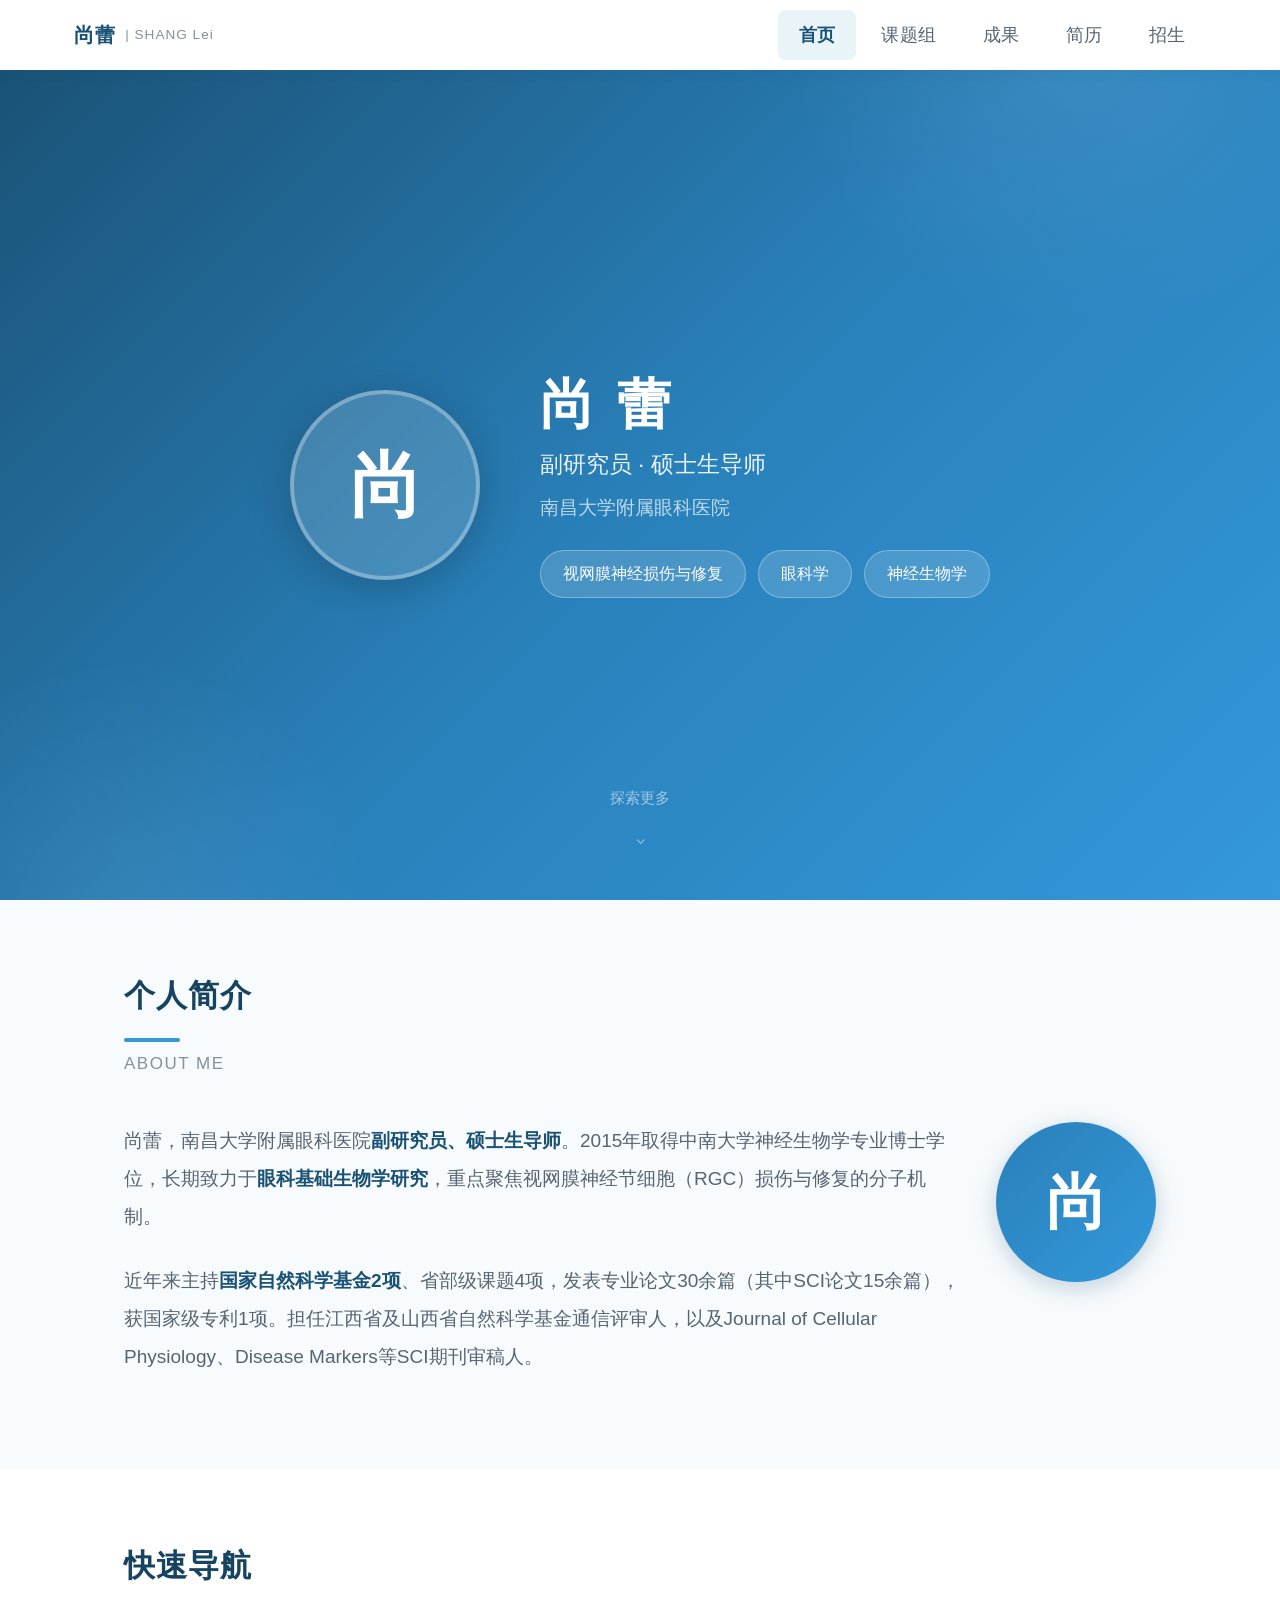
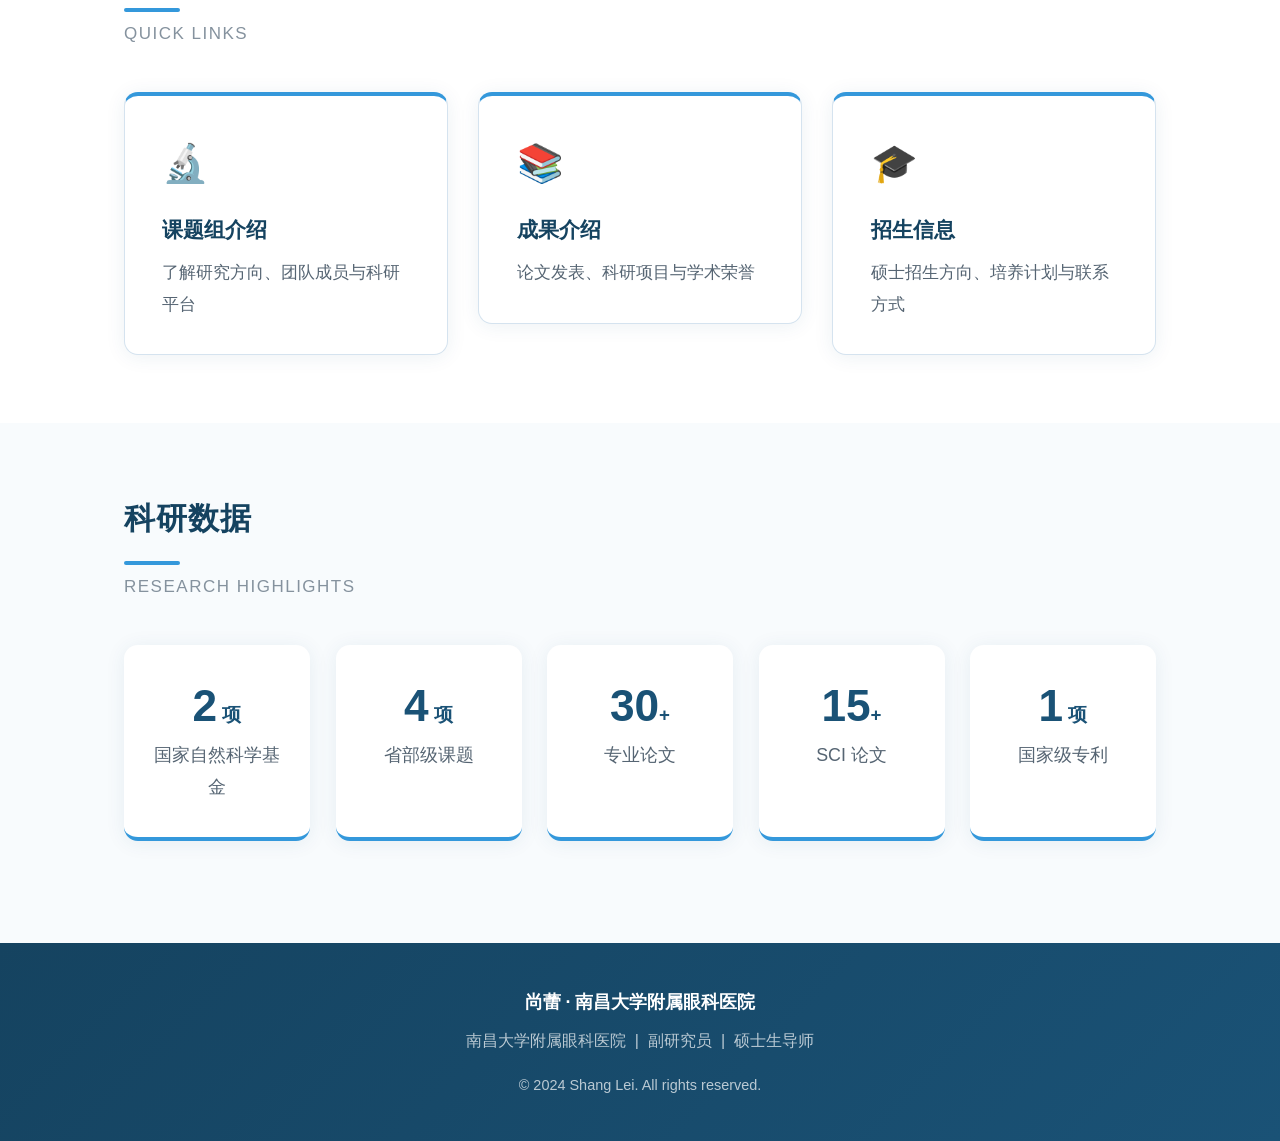
<file: index.html>
<!DOCTYPE html>
<html lang="zh-CN">
<head>
    <meta charset="UTF-8">
    <meta name="viewport" content="width=device-width, initial-scale=1.0">
    <title>尚蕾 — 南昌大学附属眼科医院</title>
    <link rel="stylesheet" href="css/style.css">
</head>
<body>

<!-- ===== 导航栏 ===== -->
<nav class="top-nav">
    <div class="nav-inner">
        <a href="index.html" class="nav-brand">尚蕾<span class="brand-sub">| SHANG Lei</span></a>
        <button class="nav-toggle" aria-label="菜单">&#9776;</button>
        <ul class="nav-links">
            <li><a href="index.html">首页</a></li>
            <li><a href="research.html">课题组</a></li>
            <li><a href="blog.html">成果</a></li>
            <li><a href="cv.html">简历</a></li>
            <li><a href="students.html">招生</a></li>
        </ul>
    </div>
</nav>

<!-- ===== Hero ===== -->
<section class="home-hero">
    <div class="hero-inner">
        <div class="hero-avatar">尚</div>
        <div class="hero-body">
            <h1 class="hero-name">尚 蕾</h1>
            <p class="hero-title">副研究员 · 硕士生导师</p>
            <p class="hero-institution">南昌大学附属眼科医院</p>
            <div class="hero-tags">
                <span class="tag tag-white">视网膜神经损伤与修复</span>
                <span class="tag tag-white">眼科学</span>
                <span class="tag tag-white">神经生物学</span>
            </div>
        </div>
    </div>
    <div class="scroll-hint">探索更多 <span class="arrow">&#8964;</span></div>
</section>

<!-- ===== 个人简介 ===== -->
<section class="section">
    <div class="container">
        <h2 class="section-title">个人简介</h2>
        <p class="section-subtitle">ABOUT ME</p>

        <div style="display: flex; gap: 2rem; flex-wrap: wrap; align-items: flex-start;">
            <div style="flex: 1; min-width: 300px;">
                <p style="font-size: 1.12rem; color: var(--text-sub); line-height: 2; margin-bottom: 1.5rem;">
                    尚蕾，南昌大学附属眼科医院<strong style="color: var(--primary);">副研究员、硕士生导师</strong>。2015年取得中南大学神经生物学专业博士学位，长期致力于<strong style="color: var(--primary);">眼科基础生物学研究</strong>，重点聚焦视网膜神经节细胞（RGC）损伤与修复的分子机制。
                </p>
                <p style="font-size: 1.12rem; color: var(--text-sub); line-height: 2; margin-bottom: 1.5rem;">
                    近年来主持<strong style="color: var(--primary);">国家自然科学基金2项</strong>、省部级课题4项，发表专业论文30余篇（其中SCI论文15余篇），获国家级专利1项。担任江西省及山西省自然科学基金通信评审人，以及Journal of Cellular Physiology、Disease Markers等SCI期刊审稿人。
                </p>
            </div>
            <div style="flex-shrink: 0;">
                <div class="avatar-placeholder">尚</div>
            </div>
        </div>
    </div>
</section>

<!-- ===== 快速导航卡片 ===== -->
<section class="section section-alt">
    <div class="container">
        <h2 class="section-title">快速导航</h2>
        <p class="section-subtitle">QUICK LINKS</p>
        <div class="grid-3">
            <a href="research.html" style="text-decoration: none; color: inherit;">
                <div class="card card-accent-top">
                    <div style="font-size: 2.2rem; margin-bottom: 0.8rem;">&#128300;</div>
                    <h3 style="font-size: 1.25rem; color: var(--primary-dark); margin-bottom: 0.5rem;">课题组介绍</h3>
                    <p style="font-size: 1.02rem; color: var(--text-sub);">了解研究方向、团队成员与科研平台</p>
                </div>
            </a>
            <a href="blog.html" style="text-decoration: none; color: inherit;">
                <div class="card card-accent-top">
                    <div style="font-size: 2.2rem; margin-bottom: 0.8rem;">&#128218;</div>
                    <h3 style="font-size: 1.25rem; color: var(--primary-dark); margin-bottom: 0.5rem;">成果介绍</h3>
                    <p style="font-size: 1.02rem; color: var(--text-sub);">论文发表、科研项目与学术荣誉</p>
                </div>
            </a>
            <a href="students.html" style="text-decoration: none; color: inherit;">
                <div class="card card-accent-top">
                    <div style="font-size: 2.2rem; margin-bottom: 0.8rem;">&#127891;</div>
                    <h3 style="font-size: 1.25rem; color: var(--primary-dark); margin-bottom: 0.5rem;">招生信息</h3>
                    <p style="font-size: 1.02rem; color: var(--text-sub);">硕士招生方向、培养计划与联系方式</p>
                </div>
            </a>
        </div>
    </div>
</section>

<!-- ===== 数据亮点 ===== -->
<section class="section">
    <div class="container">
        <h2 class="section-title">科研数据</h2>
        <p class="section-subtitle">RESEARCH HIGHLIGHTS</p>
        <div class="stats-grid">
            <div class="stat-card"><div class="stat-number">2<small> 项</small></div><div class="stat-label">国家自然科学基金</div></div>
            <div class="stat-card"><div class="stat-number">4<small> 项</small></div><div class="stat-label">省部级课题</div></div>
            <div class="stat-card"><div class="stat-number">30<small>+</small></div><div class="stat-label">专业论文</div></div>
            <div class="stat-card"><div class="stat-number">15<small>+</small></div><div class="stat-label">SCI 论文</div></div>
            <div class="stat-card"><div class="stat-number">1<small> 项</small></div><div class="stat-label">国家级专利</div></div>
        </div>
    </div>
</section>

<!-- ===== 页脚 ===== -->
<footer class="site-footer">
    <div class="container">
        <p style="margin-bottom: 0.5rem;"><strong style="color: #fff; font-size: 1.05rem;">尚蕾 · 南昌大学附属眼科医院</strong></p>
        <p>南昌大学附属眼科医院 &nbsp;|&nbsp; 副研究员 &nbsp;|&nbsp; 硕士生导师</p>
        <p style="margin-top: 1rem; font-size: 0.85rem;">&copy; 2024 Shang Lei. All rights reserved.</p>
    </div>
</footer>

<script src="js/main.js"></script>
</body>
</html>
</file>
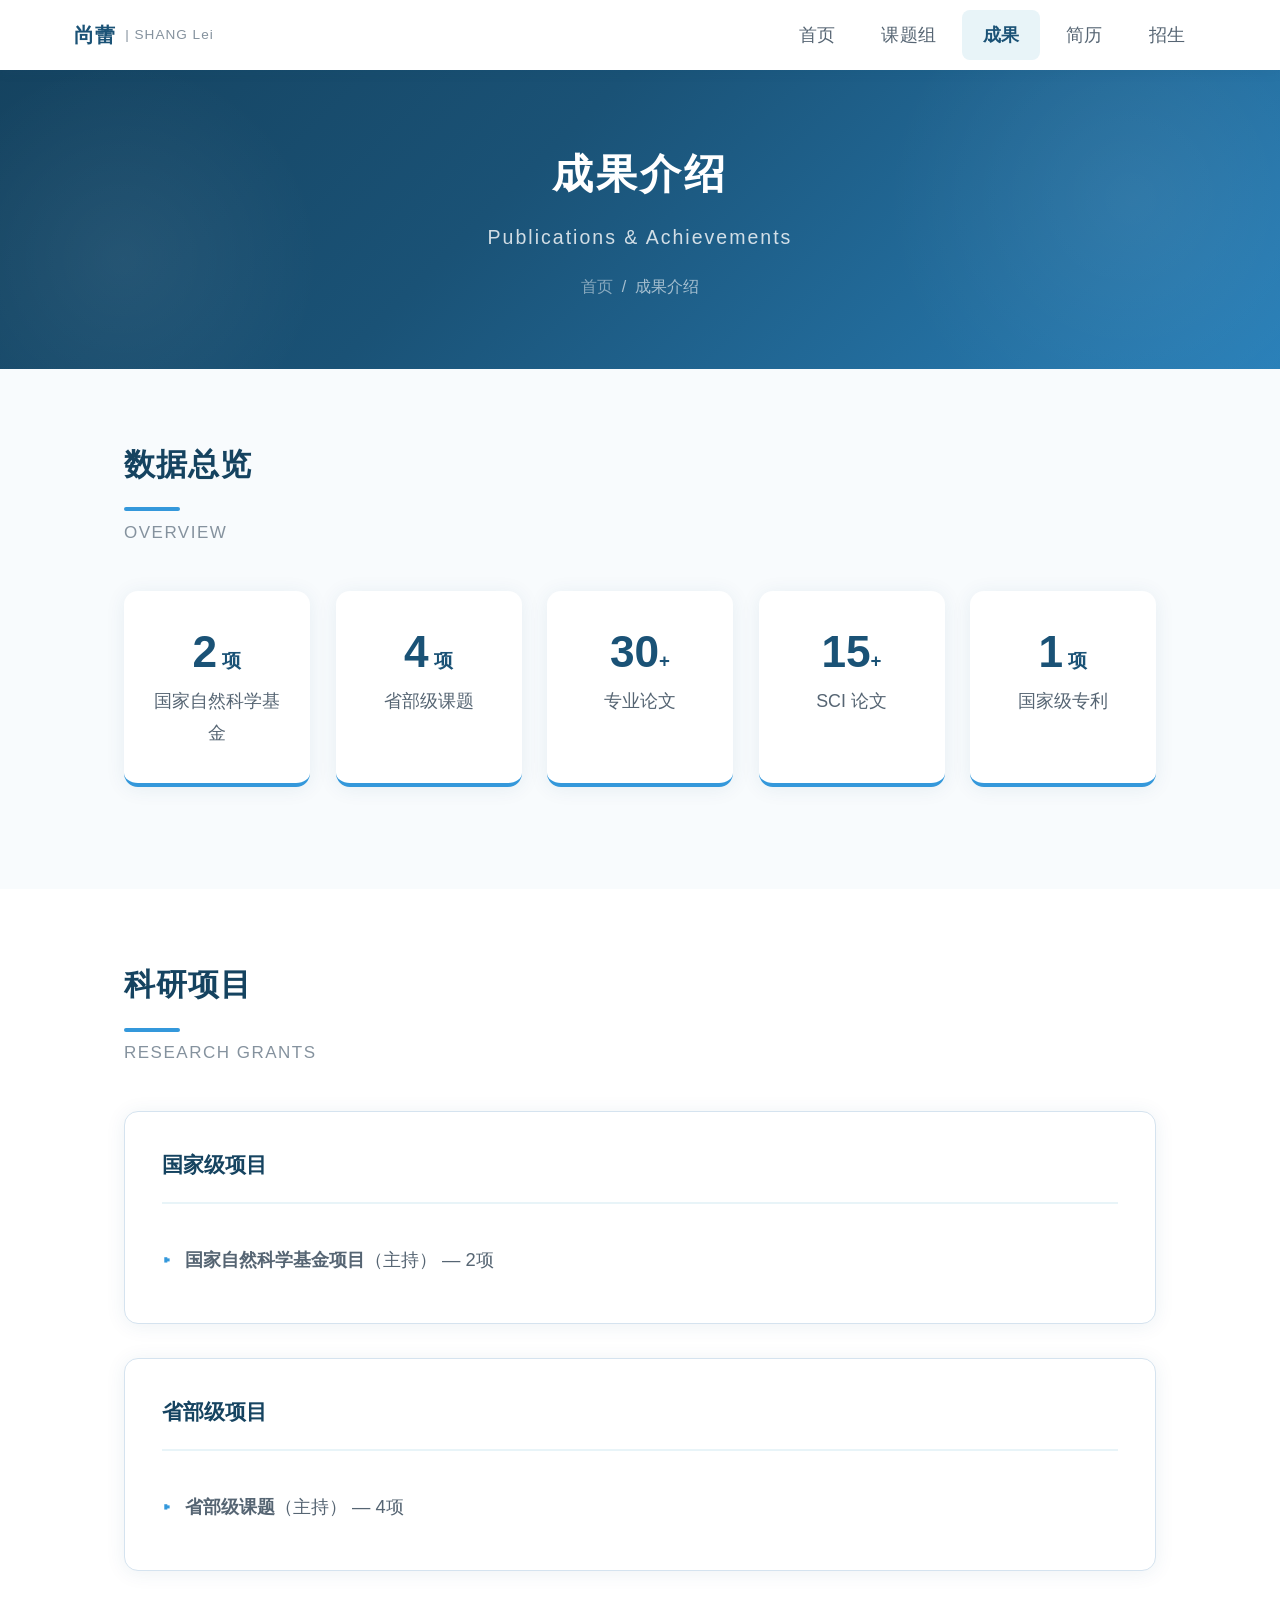
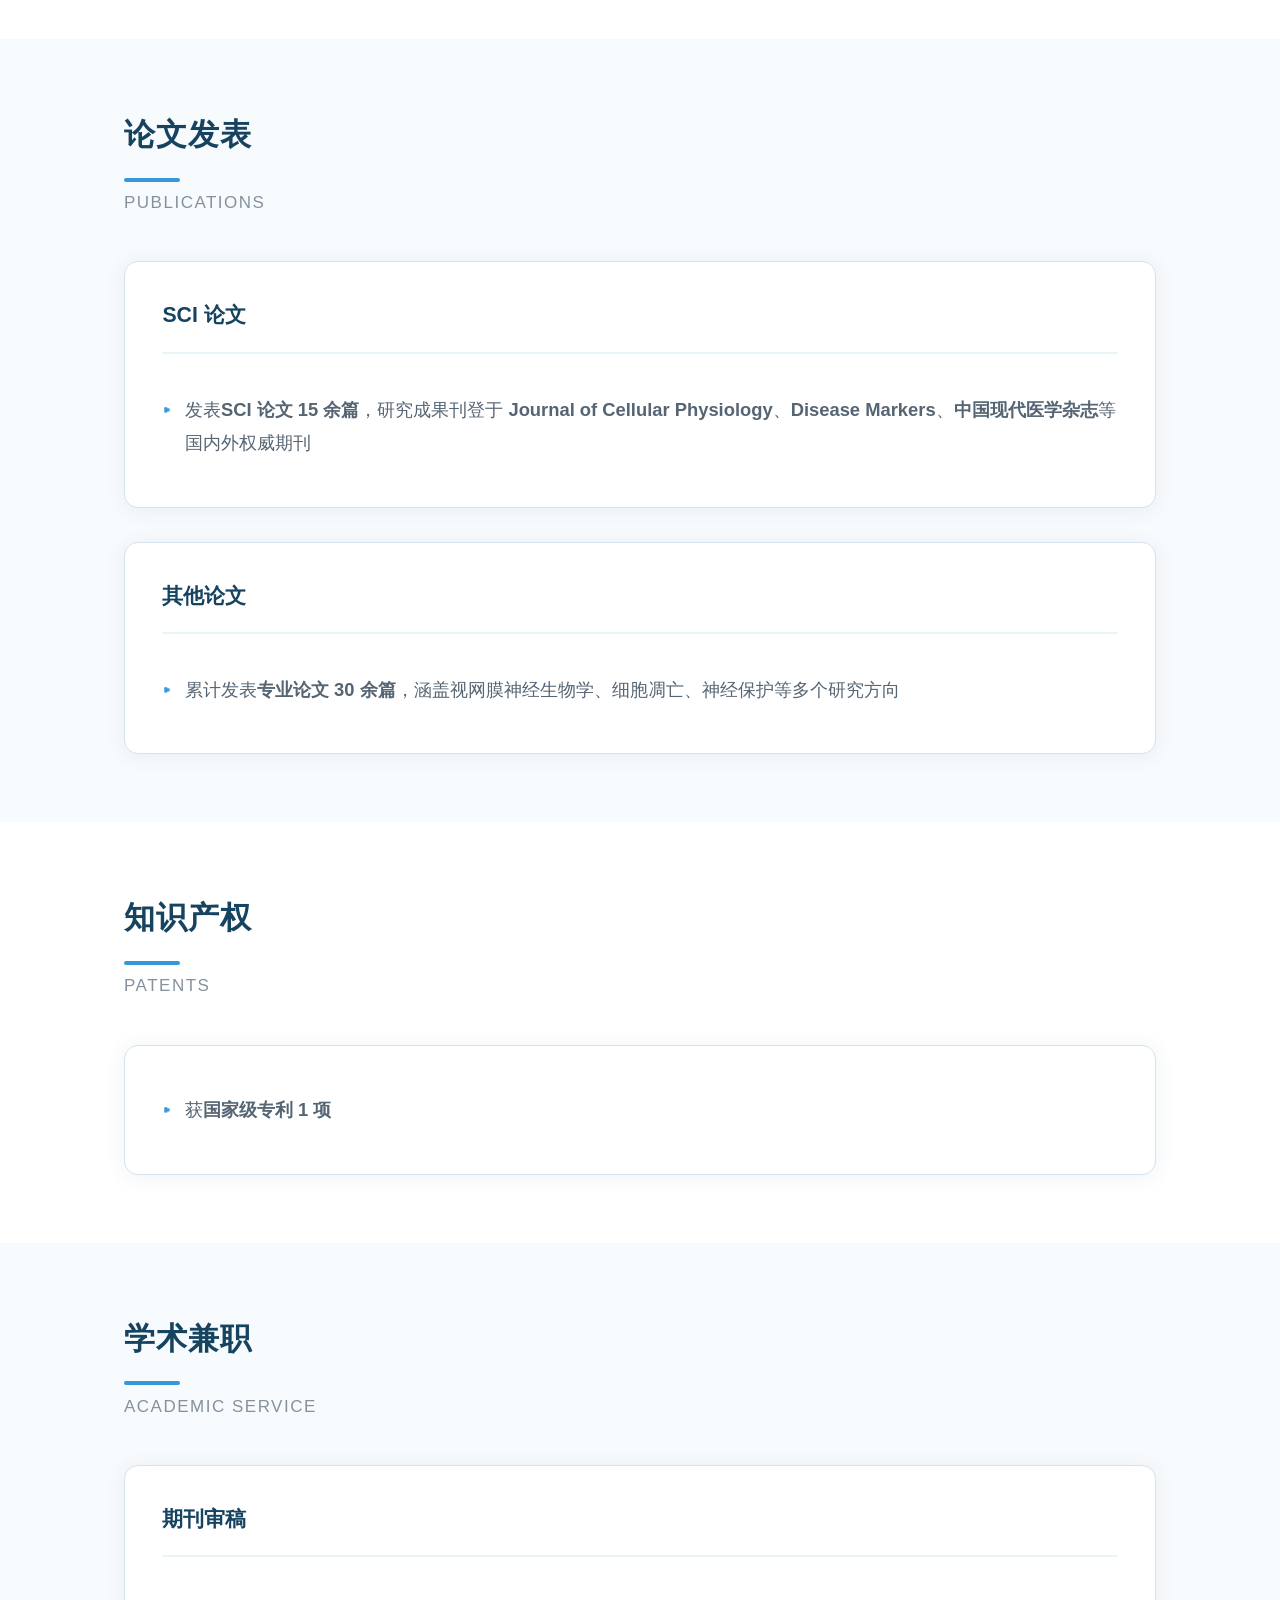
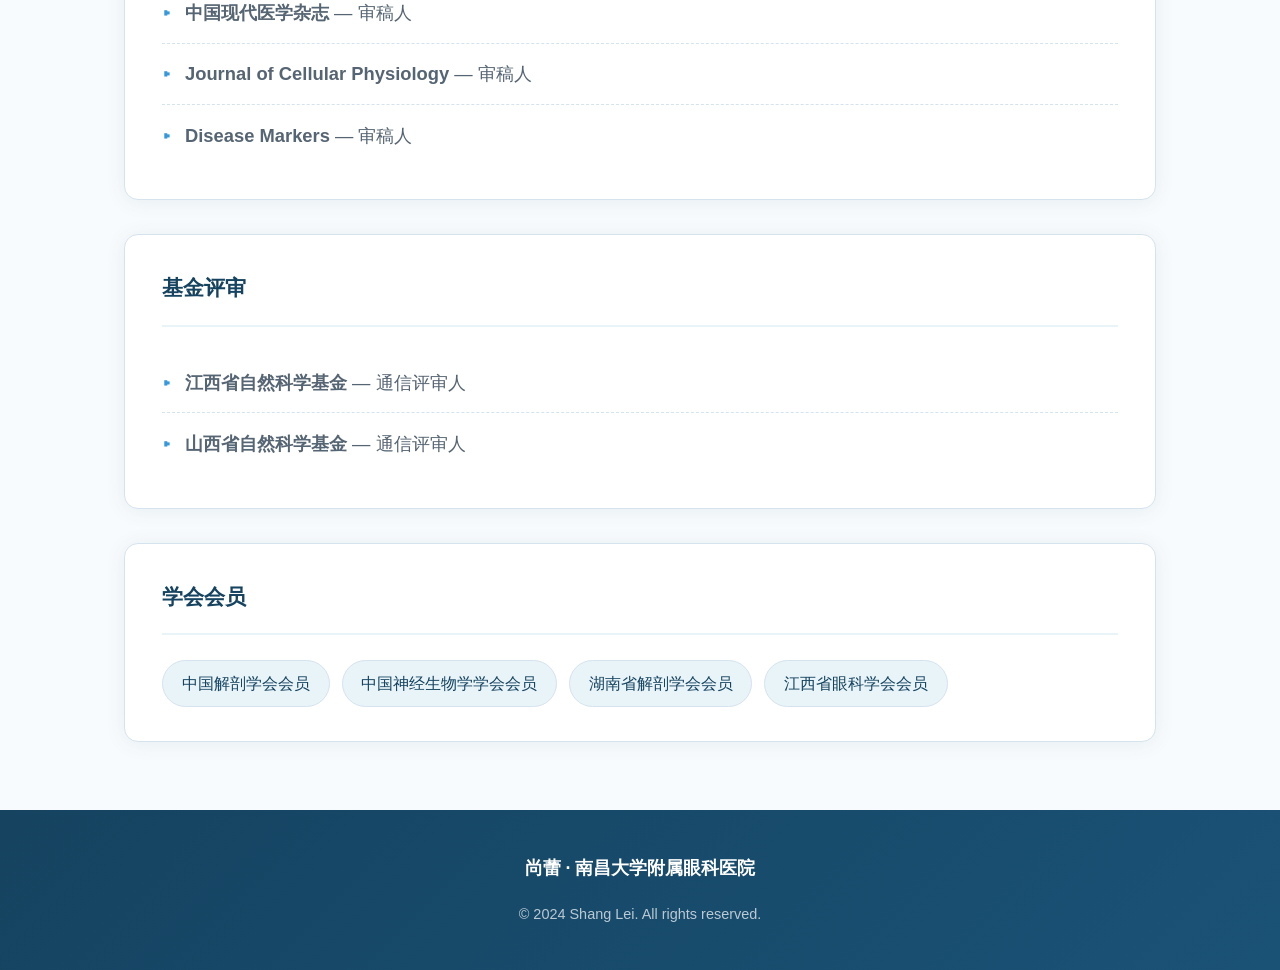
<file: blog.html>
<!DOCTYPE html>
<html lang="zh-CN">
<head>
    <meta charset="UTF-8">
    <meta name="viewport" content="width=device-width, initial-scale=1.0">
    <title>成果介绍 — 尚蕾</title>
    <link rel="stylesheet" href="css/style.css">
</head>
<body>

<!-- ===== 导航栏 ===== -->
<nav class="top-nav">
    <div class="nav-inner">
        <a href="index.html" class="nav-brand">尚蕾<span class="brand-sub">| SHANG Lei</span></a>
        <button class="nav-toggle" aria-label="菜单">&#9776;</button>
        <ul class="nav-links">
            <li><a href="index.html">首页</a></li>
            <li><a href="research.html">课题组</a></li>
            <li><a href="blog.html">成果</a></li>
            <li><a href="cv.html">简历</a></li>
            <li><a href="students.html">招生</a></li>
        </ul>
    </div>
</nav>

<!-- ===== 页面头部 ===== -->
<header class="page-header">
    <div class="container">
        <h1>成果介绍</h1>
        <p class="subtitle">Publications &amp; Achievements</p>
        <div class="breadcrumb">
            <a href="index.html">首页</a><span class="sep">/</span>成果介绍
        </div>
    </div>
</header>

<!-- ===== 数据总览 ===== -->
<section class="section">
    <div class="container">
        <h2 class="section-title">数据总览</h2>
        <p class="section-subtitle">OVERVIEW</p>
        <div class="stats-grid">
            <div class="stat-card"><div class="stat-number">2<small> 项</small></div><div class="stat-label">国家自然科学基金</div></div>
            <div class="stat-card"><div class="stat-number">4<small> 项</small></div><div class="stat-label">省部级课题</div></div>
            <div class="stat-card"><div class="stat-number">30<small>+</small></div><div class="stat-label">专业论文</div></div>
            <div class="stat-card"><div class="stat-number">15<small>+</small></div><div class="stat-label">SCI 论文</div></div>
            <div class="stat-card"><div class="stat-number">1<small> 项</small></div><div class="stat-label">国家级专利</div></div>
        </div>
    </div>
</section>

<!-- ===== 科研项目 ===== -->
<section class="section section-alt">
    <div class="container">
        <h2 class="section-title">科研项目</h2>
        <p class="section-subtitle">RESEARCH GRANTS</p>

        <div class="card" style="margin-bottom: 2rem;">
            <h3 style="font-size: 1.25rem; color: var(--primary-dark); margin-bottom: 1.5rem; padding-bottom: 1rem; border-bottom: 2px solid var(--accent);">国家级项目</h3>
            <ul class="info-list">
                <li>
                    <span class="list-bullet">&#9656;</span>
                    <span><strong>国家自然科学基金项目</strong>（主持） — 2项</span>
                </li>
            </ul>
        </div>

        <div class="card">
            <h3 style="font-size: 1.25rem; color: var(--primary-dark); margin-bottom: 1.5rem; padding-bottom: 1rem; border-bottom: 2px solid var(--accent);">省部级项目</h3>
            <ul class="info-list">
                <li>
                    <span class="list-bullet">&#9656;</span>
                    <span><strong>省部级课题</strong>（主持） — 4项</span>
                </li>
            </ul>
        </div>
    </div>
</section>

<!-- ===== 论文发表 ===== -->
<section class="section">
    <div class="container">
        <h2 class="section-title">论文发表</h2>
        <p class="section-subtitle">PUBLICATIONS</p>

        <div class="card" style="margin-bottom: 2rem;">
            <h3 style="font-size: 1.25rem; color: var(--primary-dark); margin-bottom: 1.5rem; padding-bottom: 1rem; border-bottom: 2px solid var(--accent);">SCI 论文</h3>
            <ul class="info-list">
                <li>
                    <span class="list-bullet">&#9656;</span>
                    <span>发表<strong>SCI 论文 15 余篇</strong>，研究成果刊登于 <strong>Journal of Cellular Physiology</strong>、<strong>Disease Markers</strong>、<strong>中国现代医学杂志</strong>等国内外权威期刊</span>
                </li>
            </ul>
        </div>

        <div class="card">
            <h3 style="font-size: 1.25rem; color: var(--primary-dark); margin-bottom: 1.5rem; padding-bottom: 1rem; border-bottom: 2px solid var(--accent);">其他论文</h3>
            <ul class="info-list">
                <li>
                    <span class="list-bullet">&#9656;</span>
                    <span>累计发表<strong>专业论文 30 余篇</strong>，涵盖视网膜神经生物学、细胞凋亡、神经保护等多个研究方向</span>
                </li>
            </ul>
        </div>
    </div>
</section>

<!-- ===== 知识产权 ===== -->
<section class="section section-alt">
    <div class="container">
        <h2 class="section-title">知识产权</h2>
        <p class="section-subtitle">PATENTS</p>

        <div class="card">
            <ul class="info-list">
                <li>
                    <span class="list-bullet">&#9656;</span>
                    <span>获<strong>国家级专利 1 项</strong></span>
                </li>
            </ul>
        </div>
    </div>
</section>

<!-- ===== 学术兼职 ===== -->
<section class="section">
    <div class="container">
        <h2 class="section-title">学术兼职</h2>
        <p class="section-subtitle">ACADEMIC SERVICE</p>

        <div class="card" style="margin-bottom: 2rem;">
            <h3 style="font-size: 1.25rem; color: var(--primary-dark); margin-bottom: 1.5rem; padding-bottom: 1rem; border-bottom: 2px solid var(--accent);">期刊审稿</h3>
            <ul class="info-list">
                <li>
                    <span class="list-bullet">&#9656;</span>
                    <span><strong>中国现代医学杂志</strong> — 审稿人</span>
                </li>
                <li>
                    <span class="list-bullet">&#9656;</span>
                    <span><strong>Journal of Cellular Physiology</strong> — 审稿人</span>
                </li>
                <li>
                    <span class="list-bullet">&#9656;</span>
                    <span><strong>Disease Markers</strong> — 审稿人</span>
                </li>
            </ul>
        </div>

        <div class="card" style="margin-bottom: 2rem;">
            <h3 style="font-size: 1.25rem; color: var(--primary-dark); margin-bottom: 1.5rem; padding-bottom: 1rem; border-bottom: 2px solid var(--accent);">基金评审</h3>
            <ul class="info-list">
                <li><span class="list-bullet">&#9656;</span> <span><strong>江西省自然科学基金</strong> — 通信评审人</span></li>
                <li><span class="list-bullet">&#9656;</span> <span><strong>山西省自然科学基金</strong> — 通信评审人</span></li>
            </ul>
        </div>

        <div class="card">
            <h3 style="font-size: 1.25rem; color: var(--primary-dark); margin-bottom: 1.5rem; padding-bottom: 1rem; border-bottom: 2px solid var(--accent);">学会会员</h3>
            <div class="tags-row">
                <span class="tag">中国解剖学会会员</span>
                <span class="tag">中国神经生物学学会会员</span>
                <span class="tag">湖南省解剖学会会员</span>
                <span class="tag">江西省眼科学会会员</span>
            </div>
        </div>
    </div>
</section>

<!-- ===== 页脚 ===== -->
<footer class="site-footer">
    <div class="container">
        <p style="margin-bottom: 0.5rem;"><strong style="color: #fff; font-size: 1.05rem;">尚蕾 · 南昌大学附属眼科医院</strong></p>
        <p style="margin-top: 1rem; font-size: 0.85rem;">&copy; 2024 Shang Lei. All rights reserved.</p>
    </div>
</footer>

<script src="js/main.js"></script>
</body>
</html>
</file>
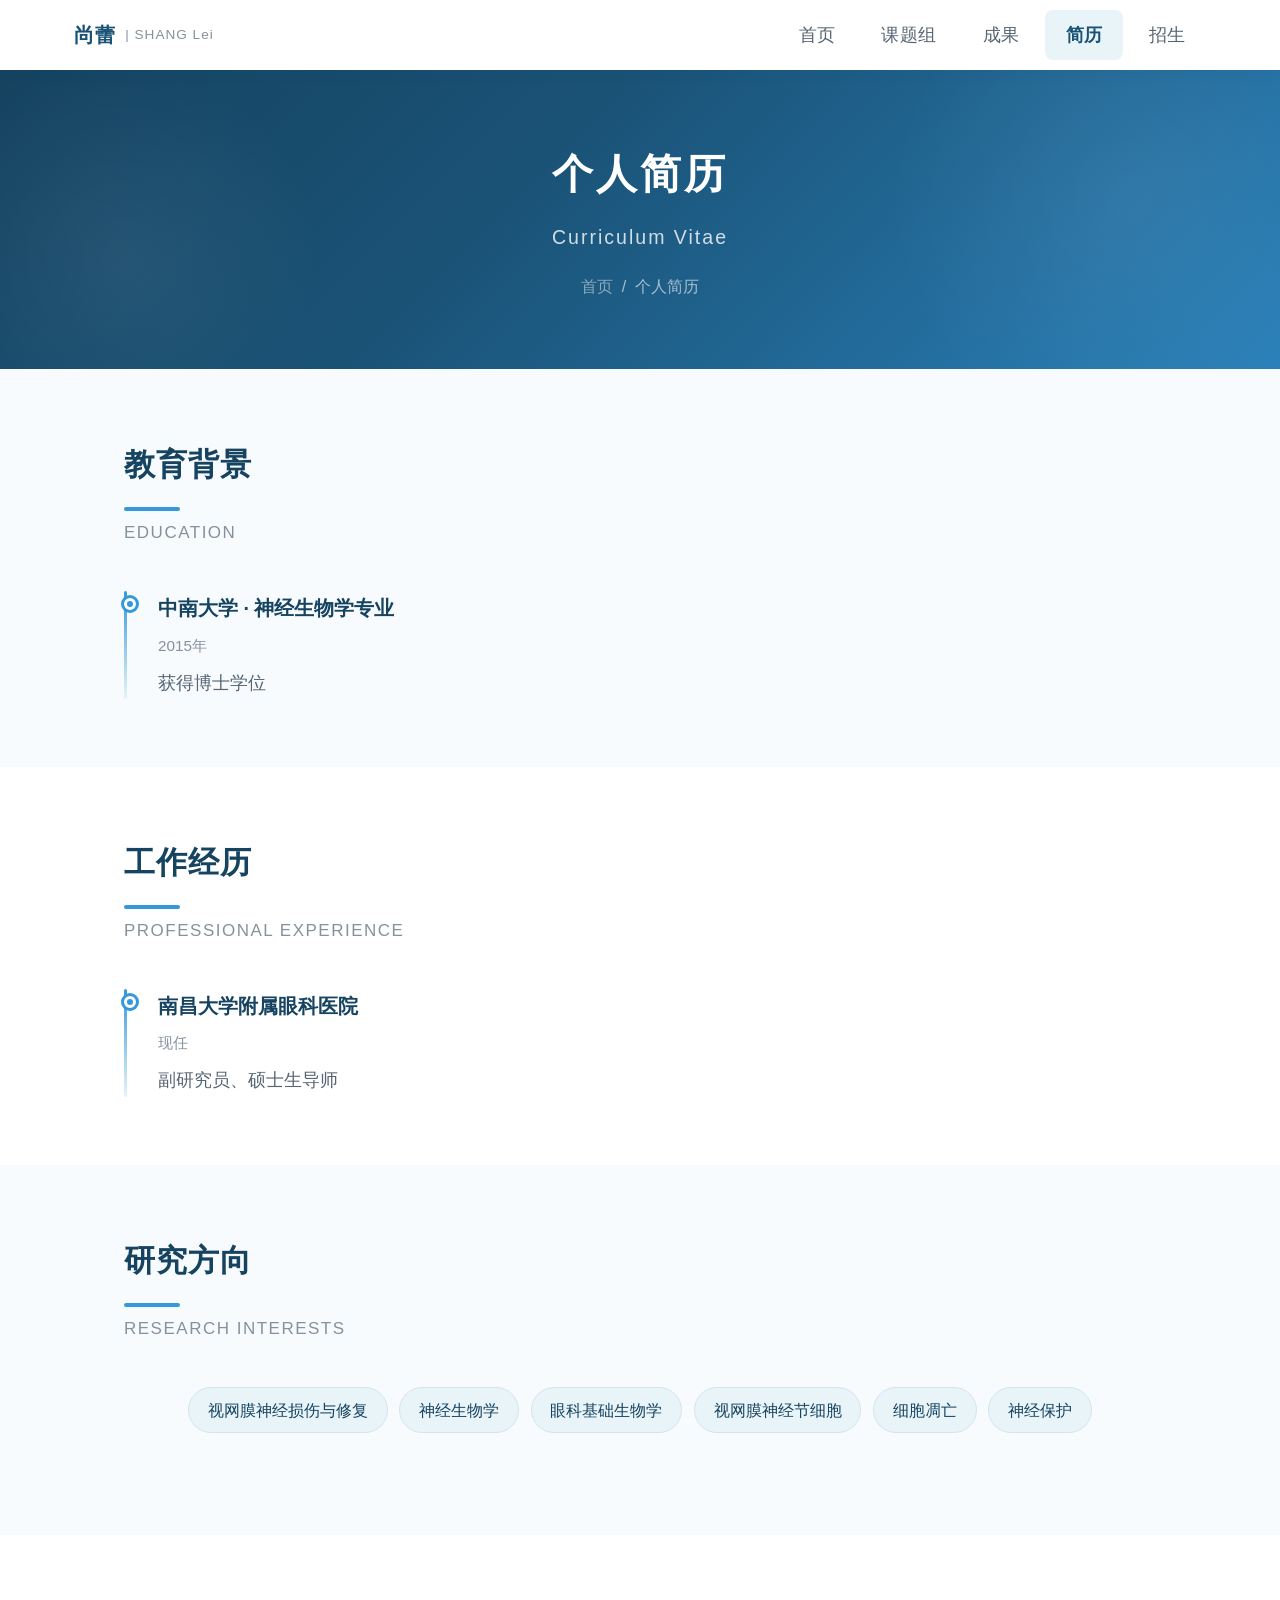
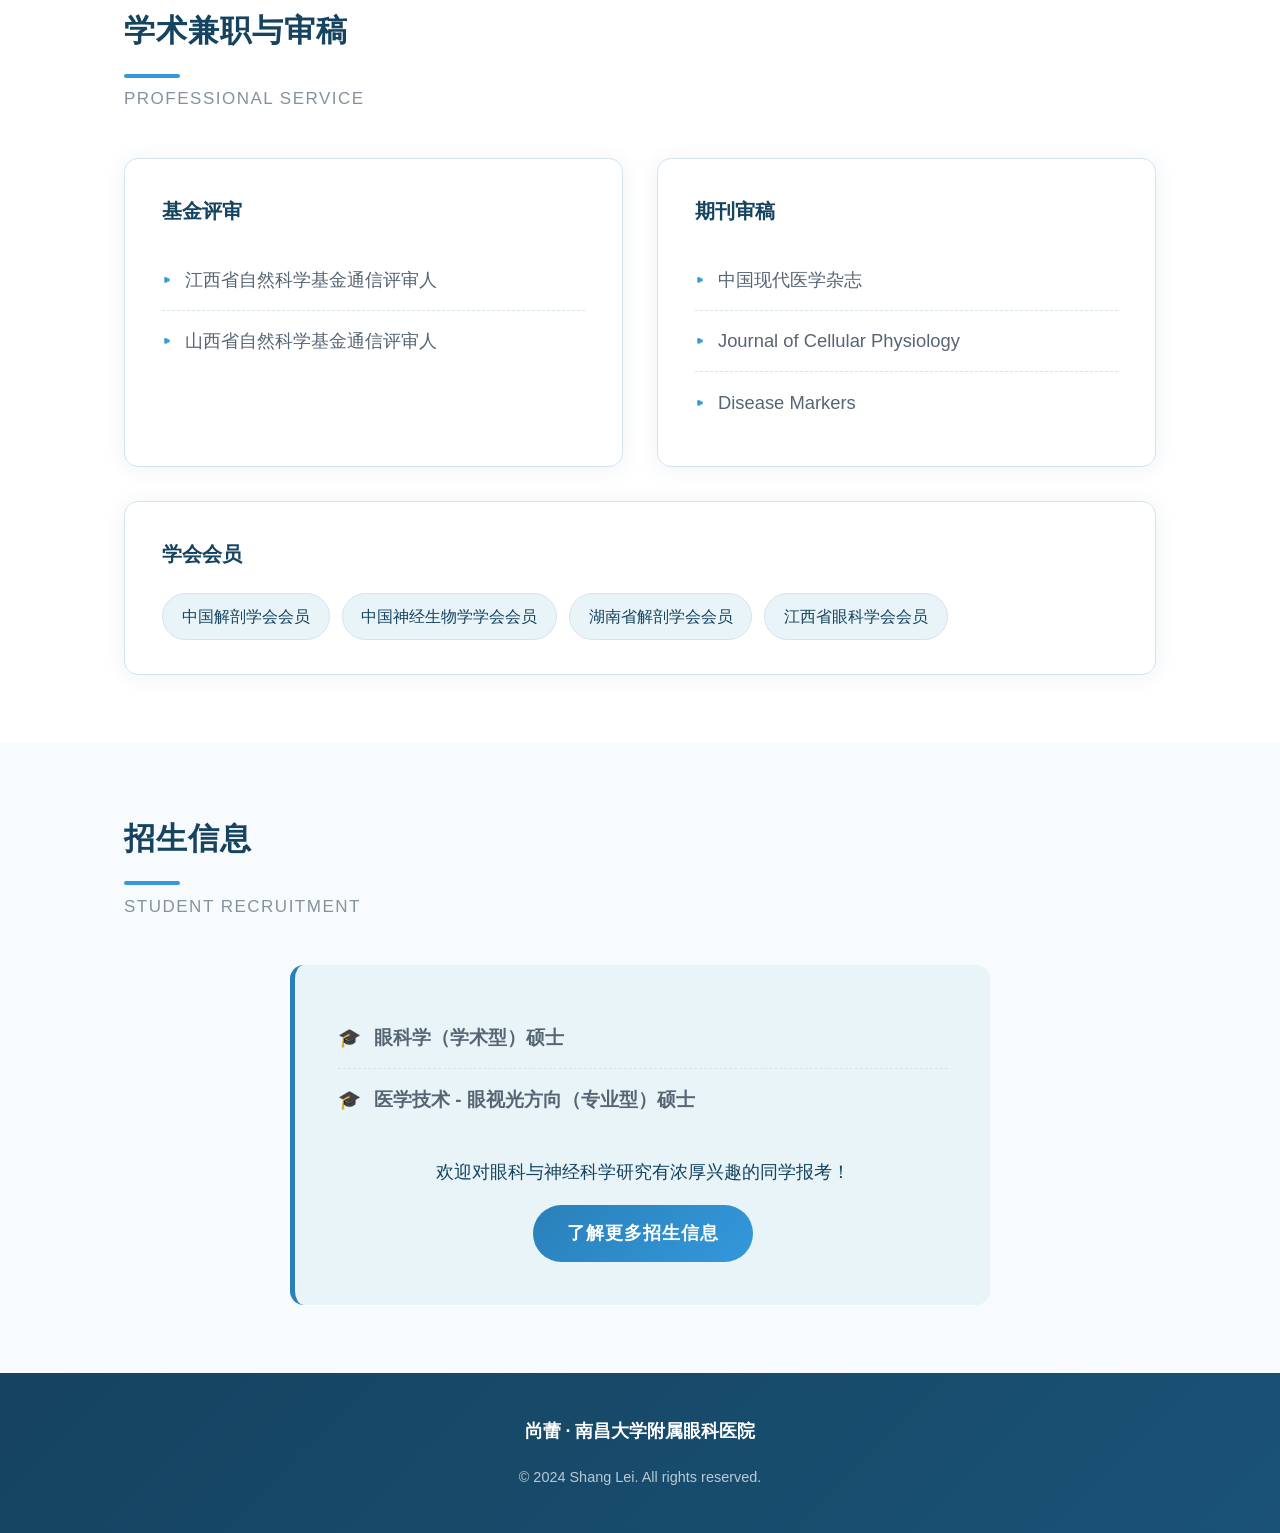
<file: cv.html>
<!DOCTYPE html>
<html lang="zh-CN">
<head>
    <meta charset="UTF-8">
    <meta name="viewport" content="width=device-width, initial-scale=1.0">
    <title>个人简历 — 尚蕾</title>
    <link rel="stylesheet" href="css/style.css">
</head>
<body>

<!-- ===== 导航栏 ===== -->
<nav class="top-nav">
    <div class="nav-inner">
        <a href="index.html" class="nav-brand">尚蕾<span class="brand-sub">| SHANG Lei</span></a>
        <button class="nav-toggle" aria-label="菜单">&#9776;</button>
        <ul class="nav-links">
            <li><a href="index.html">首页</a></li>
            <li><a href="research.html">课题组</a></li>
            <li><a href="blog.html">成果</a></li>
            <li><a href="cv.html">简历</a></li>
            <li><a href="students.html">招生</a></li>
        </ul>
    </div>
</nav>

<!-- ===== 页面头部 ===== -->
<header class="page-header">
    <div class="container">
        <h1>个人简历</h1>
        <p class="subtitle">Curriculum Vitae</p>
        <div class="breadcrumb">
            <a href="index.html">首页</a><span class="sep">/</span>个人简历
        </div>
    </div>
</header>

<!-- ===== 教育背景 ===== -->
<section class="section">
    <div class="container">
        <h2 class="section-title">教育背景</h2>
        <p class="section-subtitle">EDUCATION</p>
        <div class="timeline">
            <div class="timeline-item">
                <h4>中南大学 · 神经生物学专业</h4>
                <p class="time">2015年</p>
                <p>获得博士学位</p>
            </div>
        </div>
    </div>
</section>

<!-- ===== 工作经历 ===== -->
<section class="section section-alt">
    <div class="container">
        <h2 class="section-title">工作经历</h2>
        <p class="section-subtitle">PROFESSIONAL EXPERIENCE</p>
        <div class="timeline">
            <div class="timeline-item">
                <h4>南昌大学附属眼科医院</h4>
                <p class="time">现任</p>
                <p>副研究员、硕士生导师</p>
            </div>
        </div>
    </div>
</section>

<!-- ===== 研究方向 ===== -->
<section class="section">
    <div class="container">
        <h2 class="section-title">研究方向</h2>
        <p class="section-subtitle">RESEARCH INTERESTS</p>
        <div class="tags-row" style="justify-content: center; margin-bottom: 2rem;">
            <span class="tag">视网膜神经损伤与修复</span>
            <span class="tag">神经生物学</span>
            <span class="tag">眼科基础生物学</span>
            <span class="tag">视网膜神经节细胞</span>
            <span class="tag">细胞凋亡</span>
            <span class="tag">神经保护</span>
        </div>
    </div>
</section>

<!-- ===== 荣誉与兼职 ===== -->
<section class="section section-alt">
    <div class="container">
        <h2 class="section-title">学术兼职与审稿</h2>
        <p class="section-subtitle">PROFESSIONAL SERVICE</p>

        <div class="grid-2">
            <div class="card">
                <h3 style="font-size: 1.2rem; color: var(--primary-dark); margin-bottom: 1.2rem;">基金评审</h3>
                <ul class="info-list">
                    <li><span class="list-bullet">&#9656;</span> <span>江西省自然科学基金通信评审人</span></li>
                    <li><span class="list-bullet">&#9656;</span> <span>山西省自然科学基金通信评审人</span></li>
                </ul>
            </div>
            <div class="card">
                <h3 style="font-size: 1.2rem; color: var(--primary-dark); margin-bottom: 1.2rem;">期刊审稿</h3>
                <ul class="info-list">
                    <li><span class="list-bullet">&#9656;</span> <span>中国现代医学杂志</span></li>
                    <li><span class="list-bullet">&#9656;</span> <span>Journal of Cellular Physiology</span></li>
                    <li><span class="list-bullet">&#9656;</span> <span>Disease Markers</span></li>
                </ul>
            </div>
        </div>

        <div style="margin-top: 2rem;">
            <div class="card">
                <h3 style="font-size: 1.2rem; color: var(--primary-dark); margin-bottom: 1.2rem;">学会会员</h3>
                <div class="tags-row">
                    <span class="tag">中国解剖学会会员</span>
                    <span class="tag">中国神经生物学学会会员</span>
                    <span class="tag">湖南省解剖学会会员</span>
                    <span class="tag">江西省眼科学会会员</span>
                </div>
            </div>
        </div>
    </div>
</section>

<!-- ===== 招生信息 ===== -->
<section class="section">
    <div class="container">
        <h2 class="section-title">招生信息</h2>
        <p class="section-subtitle">STUDENT RECRUITMENT</p>

        <div style="background: var(--accent); border-radius: var(--radius); padding: 2.5rem; border-left: 5px solid var(--primary-light); max-width: 700px; margin: 0 auto;">
            <ul class="info-list">
                <li>
                    <span class="list-bullet">&#127891;</span>
                    <span style="font-size: 1.1rem;"><strong>眼科学（学术型）硕士</strong></span>
                </li>
                <li>
                    <span class="list-bullet">&#127891;</span>
                    <span style="font-size: 1.1rem;"><strong>医学技术 - 眼视光方向（专业型）硕士</strong></span>
                </li>
            </ul>
            <p style="margin-top: 1.5rem; font-size: 1.05rem; color: var(--primary-dark); text-align: center;">
                欢迎对眼科与神经科学研究有浓厚兴趣的同学报考！
            </p>
            <p style="text-align: center; margin-top: 1rem;">
                <a href="students.html" class="btn btn-primary">了解更多招生信息</a>
            </p>
        </div>
    </div>
</section>

<!-- ===== 页脚 ===== -->
<footer class="site-footer">
    <div class="container">
        <p style="margin-bottom: 0.5rem;"><strong style="color: #fff; font-size: 1.05rem;">尚蕾 · 南昌大学附属眼科医院</strong></p>
        <p style="margin-top: 1rem; font-size: 0.85rem;">&copy; 2024 Shang Lei. All rights reserved.</p>
    </div>
</footer>

<script src="js/main.js"></script>
</body>
</html>
</file>
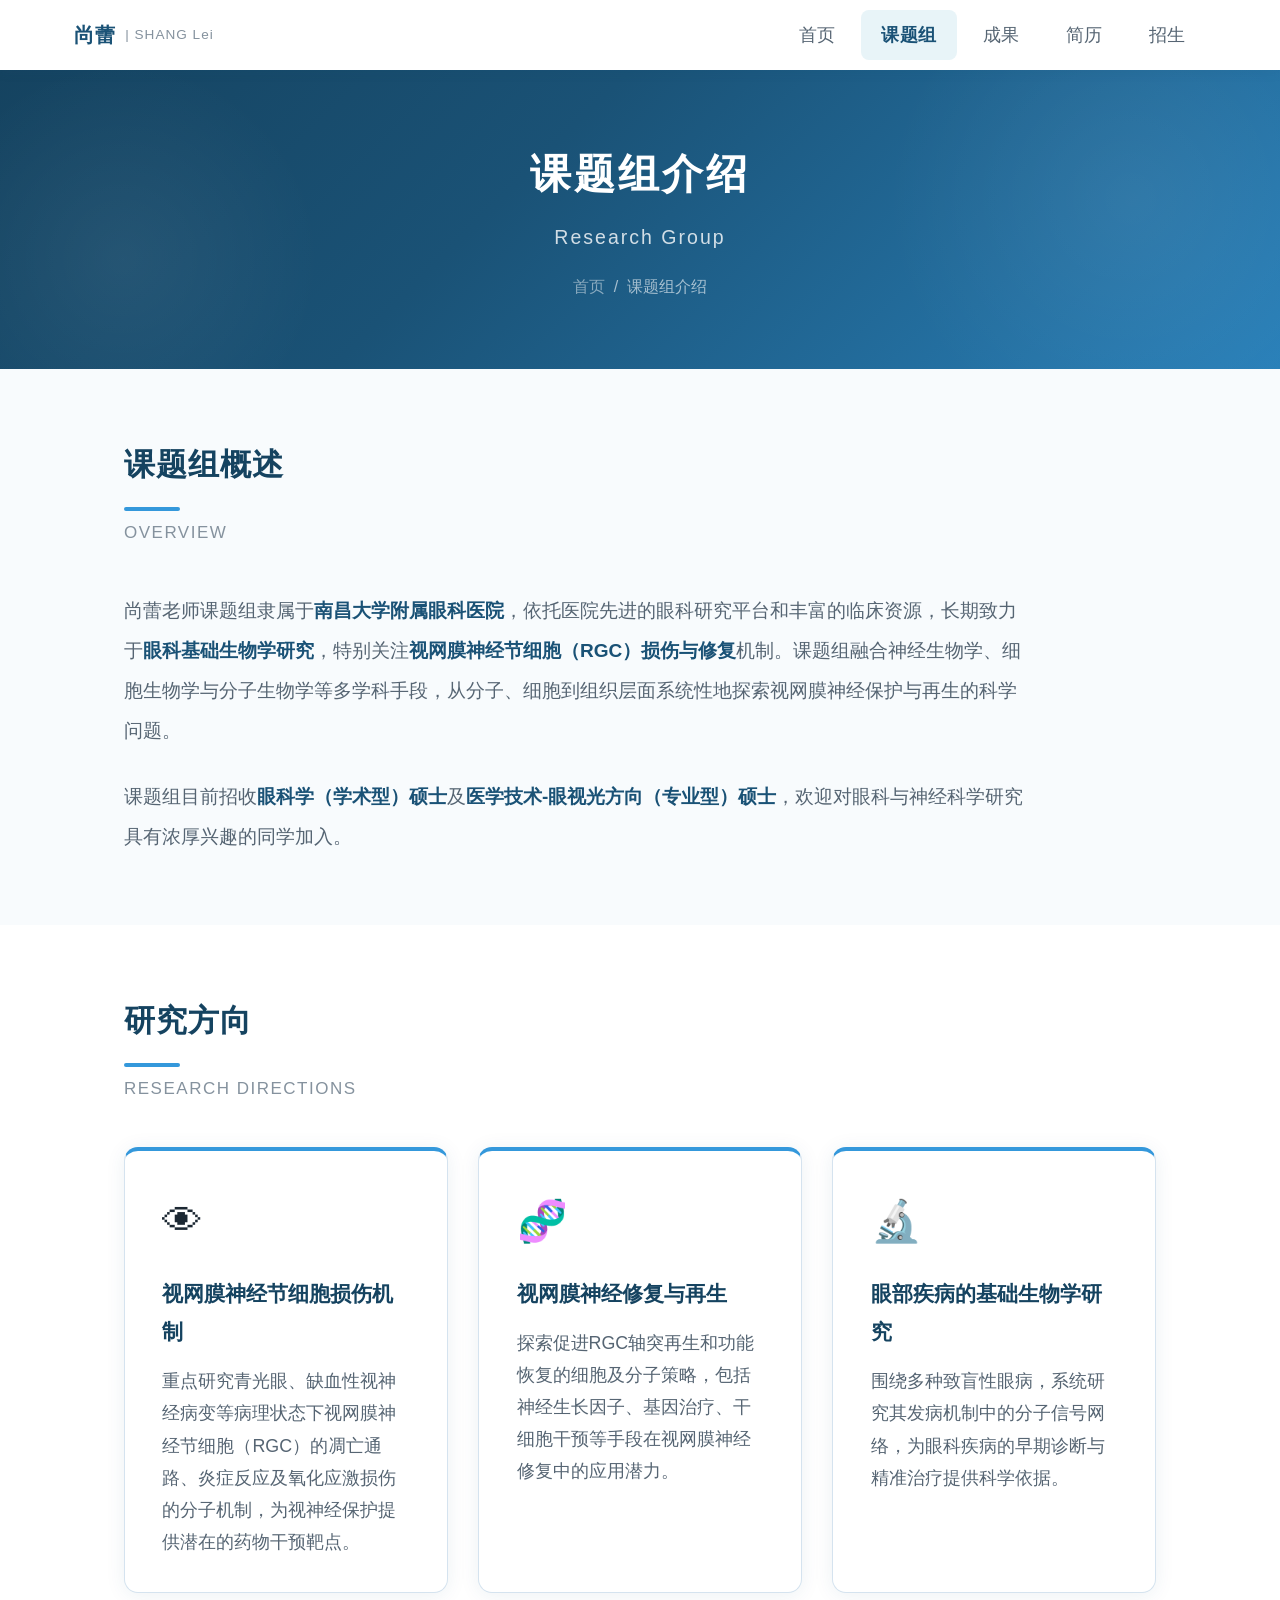
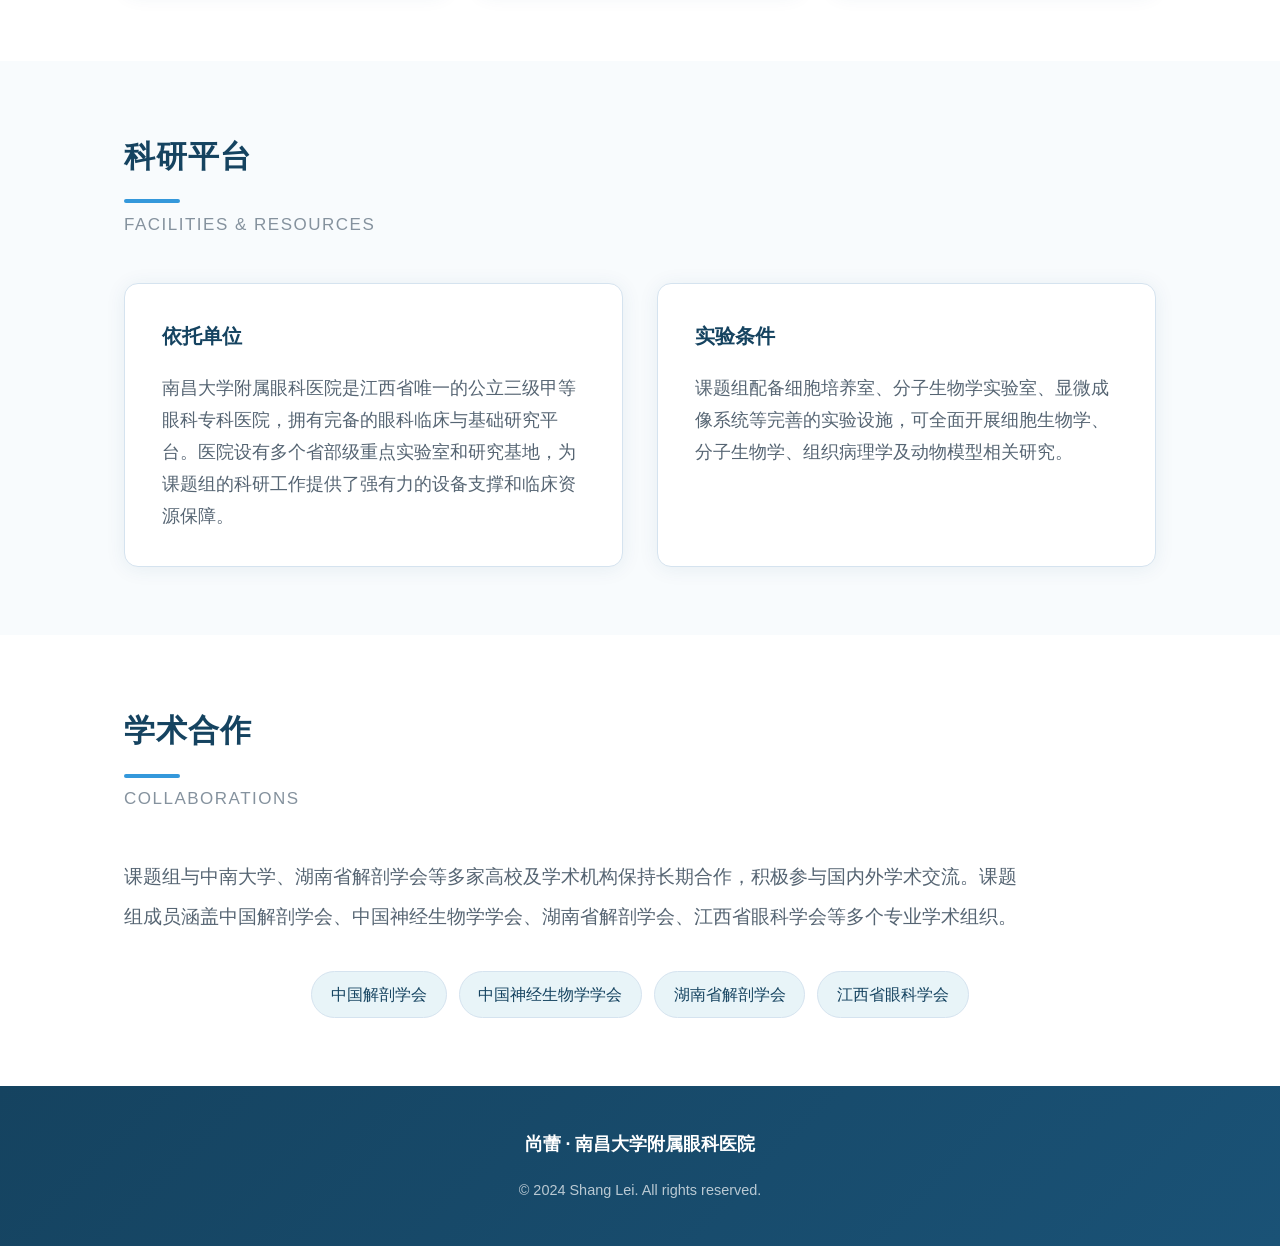
<file: research.html>
<!DOCTYPE html>
<html lang="zh-CN">
<head>
    <meta charset="UTF-8">
    <meta name="viewport" content="width=device-width, initial-scale=1.0">
    <title>课题组介绍 — 尚蕾</title>
    <link rel="stylesheet" href="css/style.css">
</head>
<body>

<!-- ===== 导航栏 ===== -->
<nav class="top-nav">
    <div class="nav-inner">
        <a href="index.html" class="nav-brand">尚蕾<span class="brand-sub">| SHANG Lei</span></a>
        <button class="nav-toggle" aria-label="菜单">&#9776;</button>
        <ul class="nav-links">
            <li><a href="index.html">首页</a></li>
            <li><a href="research.html">课题组</a></li>
            <li><a href="blog.html">成果</a></li>
            <li><a href="cv.html">简历</a></li>
            <li><a href="students.html">招生</a></li>
        </ul>
    </div>
</nav>

<!-- ===== 页面头部 ===== -->
<header class="page-header">
    <div class="container">
        <h1>课题组介绍</h1>
        <p class="subtitle">Research Group</p>
        <div class="breadcrumb">
            <a href="index.html">首页</a><span class="sep">/</span>课题组介绍
        </div>
    </div>
</header>

<!-- ===== 课题组概述 ===== -->
<section class="section">
    <div class="container">
        <h2 class="section-title">课题组概述</h2>
        <p class="section-subtitle">OVERVIEW</p>

        <div style="max-width: 900px;">
            <p style="font-size: 1.12rem; color: var(--text-sub); line-height: 2.1; margin-bottom: 1.5rem;">
                尚蕾老师课题组隶属于<strong style="color: var(--primary);">南昌大学附属眼科医院</strong>，依托医院先进的眼科研究平台和丰富的临床资源，长期致力于<strong style="color: var(--primary);">眼科基础生物学研究</strong>，特别关注<strong style="color: var(--primary);">视网膜神经节细胞（RGC）损伤与修复</strong>机制。课题组融合神经生物学、细胞生物学与分子生物学等多学科手段，从分子、细胞到组织层面系统性地探索视网膜神经保护与再生的科学问题。
            </p>
            <p style="font-size: 1.12rem; color: var(--text-sub); line-height: 2.1;">
                课题组目前招收<strong style="color: var(--primary);">眼科学（学术型）硕士</strong>及<strong style="color: var(--primary);">医学技术-眼视光方向（专业型）硕士</strong>，欢迎对眼科与神经科学研究具有浓厚兴趣的同学加入。
            </p>
        </div>
    </div>
</section>

<!-- ===== 研究方向 ===== -->
<section class="section section-alt">
    <div class="container">
        <h2 class="section-title">研究方向</h2>
        <p class="section-subtitle">RESEARCH DIRECTIONS</p>

        <div class="grid-3">
            <div class="card card-accent-top">
                <div style="font-size: 2.4rem; margin-bottom: 1rem;">&#128065;</div>
                <h3 style="font-size: 1.25rem; color: var(--primary-dark); margin-bottom: 0.8rem;">视网膜神经节细胞损伤机制</h3>
                <p style="font-size: 1.05rem; color: var(--text-sub); line-height: 1.8;">
                    重点研究青光眼、缺血性视神经病变等病理状态下视网膜神经节细胞（RGC）的凋亡通路、炎症反应及氧化应激损伤的分子机制，为视神经保护提供潜在的药物干预靶点。
                </p>
            </div>

            <div class="card card-accent-top">
                <div style="font-size: 2.4rem; margin-bottom: 1rem;">&#129516;</div>
                <h3 style="font-size: 1.25rem; color: var(--primary-dark); margin-bottom: 0.8rem;">视网膜神经修复与再生</h3>
                <p style="font-size: 1.05rem; color: var(--text-sub); line-height: 1.8;">
                    探索促进RGC轴突再生和功能恢复的细胞及分子策略，包括神经生长因子、基因治疗、干细胞干预等手段在视网膜神经修复中的应用潜力。
                </p>
            </div>

            <div class="card card-accent-top">
                <div style="font-size: 2.4rem; margin-bottom: 1rem;">&#128300;</div>
                <h3 style="font-size: 1.25rem; color: var(--primary-dark); margin-bottom: 0.8rem;">眼部疾病的基础生物学研究</h3>
                <p style="font-size: 1.05rem; color: var(--text-sub); line-height: 1.8;">
                    围绕多种致盲性眼病，系统研究其发病机制中的分子信号网络，为眼科疾病的早期诊断与精准治疗提供科学依据。
                </p>
            </div>
        </div>
    </div>
</section>

<!-- ===== 科研平台 ===== -->
<section class="section">
    <div class="container">
        <h2 class="section-title">科研平台</h2>
        <p class="section-subtitle">FACILITIES &amp; RESOURCES</p>

        <div class="grid-2">
            <div class="card">
                <h3 style="font-size: 1.2rem; color: var(--primary-dark); margin-bottom: 1rem;">依托单位</h3>
                <p style="font-size: 1.05rem; color: var(--text-sub); line-height: 1.8;">
                    南昌大学附属眼科医院是江西省唯一的公立三级甲等眼科专科医院，拥有完备的眼科临床与基础研究平台。医院设有多个省部级重点实验室和研究基地，为课题组的科研工作提供了强有力的设备支撑和临床资源保障。
                </p>
            </div>

            <div class="card">
                <h3 style="font-size: 1.2rem; color: var(--primary-dark); margin-bottom: 1rem;">实验条件</h3>
                <p style="font-size: 1.05rem; color: var(--text-sub); line-height: 1.8;">
                    课题组配备细胞培养室、分子生物学实验室、显微成像系统等完善的实验设施，可全面开展细胞生物学、分子生物学、组织病理学及动物模型相关研究。
                </p>
            </div>
        </div>
    </div>
</section>

<!-- ===== 学术合作 ===== -->
<section class="section section-alt">
    <div class="container">
        <h2 class="section-title">学术合作</h2>
        <p class="section-subtitle">COLLABORATIONS</p>

        <p style="font-size: 1.12rem; color: var(--text-sub); line-height: 2.1; max-width: 900px; margin-bottom: 2rem;">
            课题组与中南大学、湖南省解剖学会等多家高校及学术机构保持长期合作，积极参与国内外学术交流。课题组成员涵盖中国解剖学会、中国神经生物学学会、湖南省解剖学会、江西省眼科学会等多个专业学术组织。
        </p>

        <div class="tags-row" style="justify-content: center;">
            <span class="tag">中国解剖学会</span>
            <span class="tag">中国神经生物学学会</span>
            <span class="tag">湖南省解剖学会</span>
            <span class="tag">江西省眼科学会</span>
        </div>
    </div>
</section>

<!-- ===== 页脚 ===== -->
<footer class="site-footer">
    <div class="container">
        <p style="margin-bottom: 0.5rem;"><strong style="color: #fff; font-size: 1.05rem;">尚蕾 · 南昌大学附属眼科医院</strong></p>
        <p style="margin-top: 1rem; font-size: 0.85rem;">&copy; 2024 Shang Lei. All rights reserved.</p>
    </div>
</footer>

<script src="js/main.js"></script>
</body>
</html>
</file>
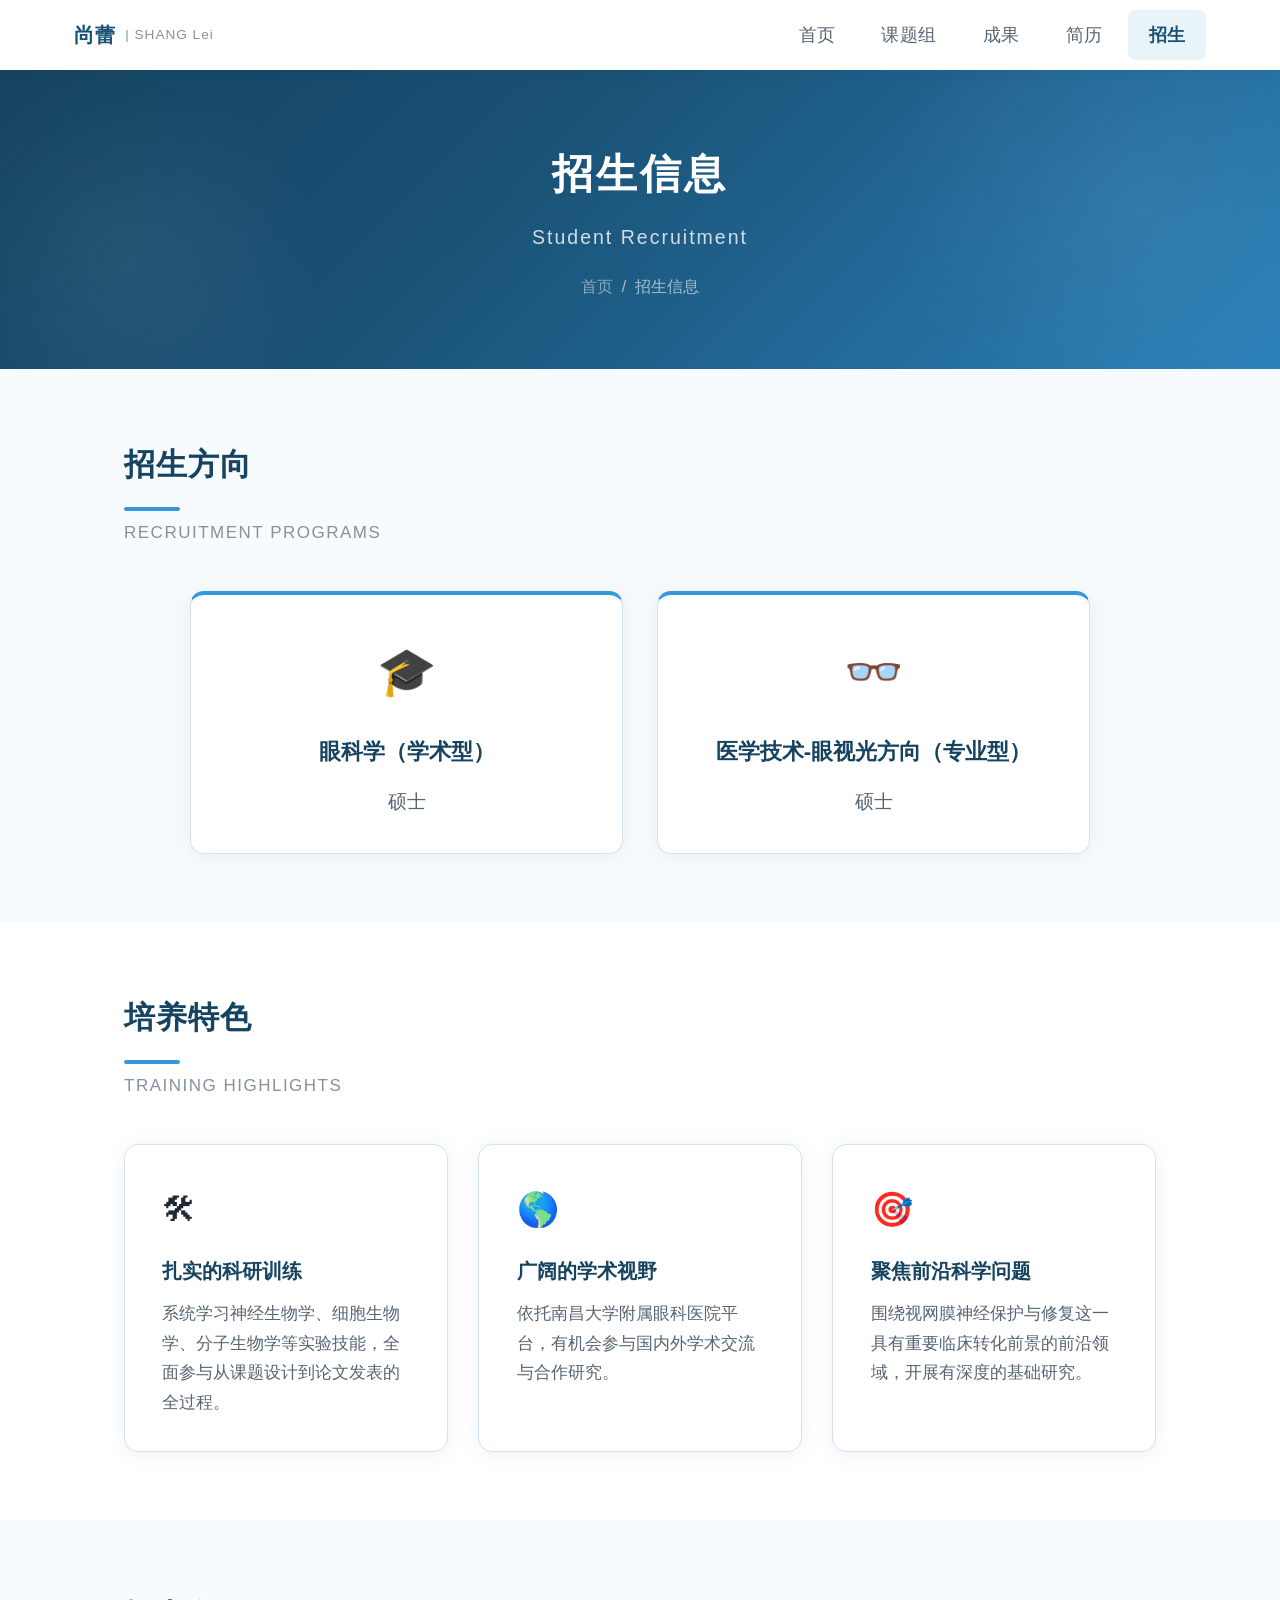
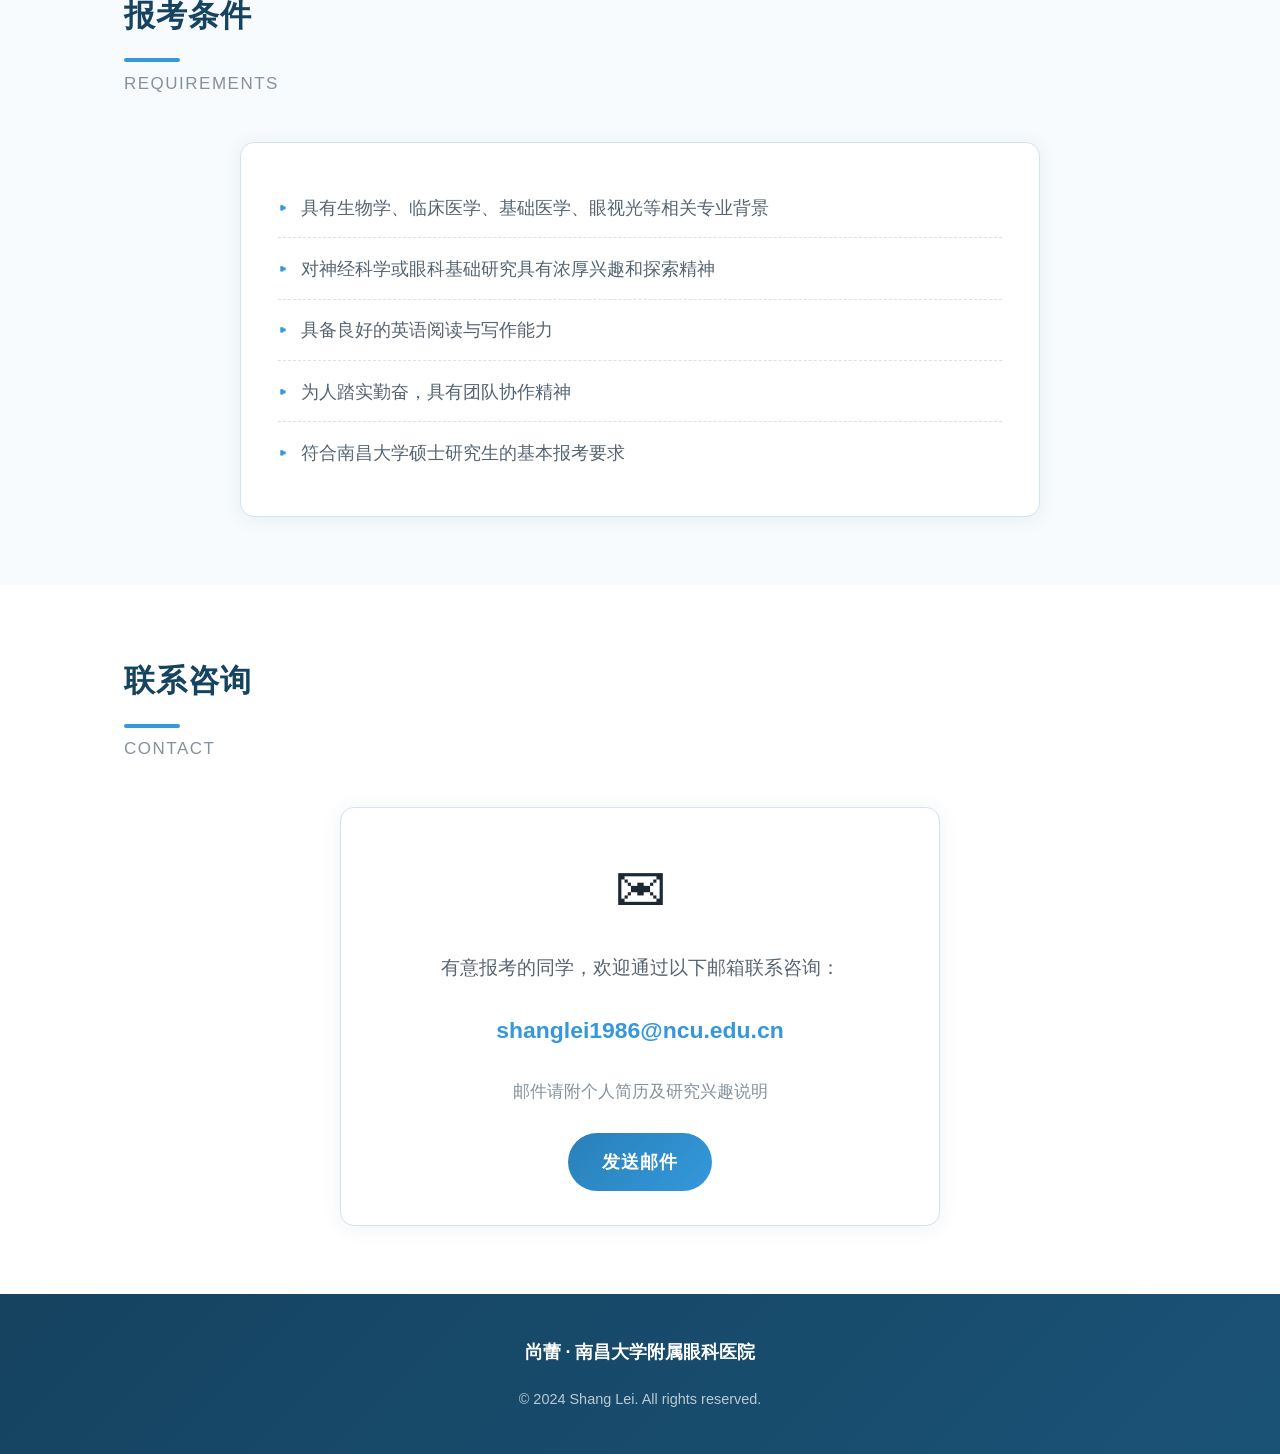
<file: students.html>
<!DOCTYPE html>
<html lang="zh-CN">
<head>
    <meta charset="UTF-8">
    <meta name="viewport" content="width=device-width, initial-scale=1.0">
    <title>招生信息 — 尚蕾</title>
    <link rel="stylesheet" href="css/style.css">
</head>
<body>

<!-- ===== 导航栏 ===== -->
<nav class="top-nav">
    <div class="nav-inner">
        <a href="index.html" class="nav-brand">尚蕾<span class="brand-sub">| SHANG Lei</span></a>
        <button class="nav-toggle" aria-label="菜单">&#9776;</button>
        <ul class="nav-links">
            <li><a href="index.html">首页</a></li>
            <li><a href="research.html">课题组</a></li>
            <li><a href="blog.html">成果</a></li>
            <li><a href="cv.html">简历</a></li>
            <li><a href="students.html">招生</a></li>
        </ul>
    </div>
</nav>

<!-- ===== 页面头部 ===== -->
<header class="page-header">
    <div class="container">
        <h1>招生信息</h1>
        <p class="subtitle">Student Recruitment</p>
        <div class="breadcrumb">
            <a href="index.html">首页</a><span class="sep">/</span>招生信息
        </div>
    </div>
</header>

<!-- ===== 招生方向 ===== -->
<section class="section">
    <div class="container">
        <h2 class="section-title">招生方向</h2>
        <p class="section-subtitle">RECRUITMENT PROGRAMS</p>

        <div class="grid-2" style="max-width: 900px; margin: 0 auto;">
            <div class="card card-accent-top" style="text-align: center;">
                <div style="font-size: 2.8rem; margin-bottom: 1rem;">&#127891;</div>
                <h3 style="font-size: 1.3rem; color: var(--primary-dark); margin-bottom: 0.8rem;">眼科学（学术型）</h3>
                <p style="font-size: 1.1rem; color: var(--text-sub); line-height: 1.8;">硕士</p>
            </div>
            <div class="card card-accent-top" style="text-align: center;">
                <div style="font-size: 2.8rem; margin-bottom: 1rem;">&#128083;</div>
                <h3 style="font-size: 1.3rem; color: var(--primary-dark); margin-bottom: 0.8rem;">医学技术-眼视光方向（专业型）</h3>
                <p style="font-size: 1.1rem; color: var(--text-sub); line-height: 1.8;">硕士</p>
            </div>
        </div>
    </div>
</section>

<!-- ===== 培养特色 ===== -->
<section class="section section-alt">
    <div class="container">
        <h2 class="section-title">培养特色</h2>
        <p class="section-subtitle">TRAINING HIGHLIGHTS</p>

        <div class="grid-3">
            <div class="card">
                <div style="font-size: 2rem; margin-bottom: 0.8rem;">&#128736;</div>
                <h3 style="font-size: 1.15rem; color: var(--primary-dark); margin-bottom: 0.6rem;">扎实的科研训练</h3>
                <p style="font-size: 1.02rem; color: var(--text-sub); line-height: 1.7;">
                    系统学习神经生物学、细胞生物学、分子生物学等实验技能，全面参与从课题设计到论文发表的全过程。
                </p>
            </div>
            <div class="card">
                <div style="font-size: 2rem; margin-bottom: 0.8rem;">&#127758;</div>
                <h3 style="font-size: 1.15rem; color: var(--primary-dark); margin-bottom: 0.6rem;">广阔的学术视野</h3>
                <p style="font-size: 1.02rem; color: var(--text-sub); line-height: 1.7;">
                    依托南昌大学附属眼科医院平台，有机会参与国内外学术交流与合作研究。
                </p>
            </div>
            <div class="card">
                <div style="font-size: 2rem; margin-bottom: 0.8rem;">&#127919;</div>
                <h3 style="font-size: 1.15rem; color: var(--primary-dark); margin-bottom: 0.6rem;">聚焦前沿科学问题</h3>
                <p style="font-size: 1.02rem; color: var(--text-sub); line-height: 1.7;">
                    围绕视网膜神经保护与修复这一具有重要临床转化前景的前沿领域，开展有深度的基础研究。
                </p>
            </div>
        </div>
    </div>
</section>

<!-- ===== 报考条件 ===== -->
<section class="section">
    <div class="container">
        <h2 class="section-title">报考条件</h2>
        <p class="section-subtitle">REQUIREMENTS</p>

        <div class="card" style="max-width: 800px; margin: 0 auto;">
            <ul class="info-list">
                <li>
                    <span class="list-bullet">&#9656;</span>
                    <span>具有生物学、临床医学、基础医学、眼视光等相关专业背景</span>
                </li>
                <li>
                    <span class="list-bullet">&#9656;</span>
                    <span>对神经科学或眼科基础研究具有浓厚兴趣和探索精神</span>
                </li>
                <li>
                    <span class="list-bullet">&#9656;</span>
                    <span>具备良好的英语阅读与写作能力</span>
                </li>
                <li>
                    <span class="list-bullet">&#9656;</span>
                    <span>为人踏实勤奋，具有团队协作精神</span>
                </li>
                <li>
                    <span class="list-bullet">&#9656;</span>
                    <span>符合南昌大学硕士研究生的基本报考要求</span>
                </li>
            </ul>
        </div>
    </div>
</section>

<!-- ===== 联系方式 ===== -->
<section class="section section-alt">
    <div class="container">
        <h2 class="section-title">联系咨询</h2>
        <p class="section-subtitle">CONTACT</p>

        <div style="max-width: 600px; margin: 0 auto; text-align: center;">
            <div class="card">
                <div style="font-size: 3rem; margin-bottom: 1rem;">&#9993;</div>
                <p style="font-size: 1.1rem; color: var(--text-sub); margin-bottom: 0.5rem;">有意报考的同学，欢迎通过以下邮箱联系咨询：</p>
                <p style="font-size: 1.35rem; font-weight: 600; color: var(--primary); margin: 1.5rem 0;">
                    <a href="mailto:shanglei1986@ncu.edu.cn" style="color: var(--primary-lighter); text-decoration: none;">shanglei1986@ncu.edu.cn</a>
                </p>
                <p style="font-size: 1rem; color: var(--text-light);">
                    邮件请附个人简历及研究兴趣说明
                </p>
                <div style="margin-top: 1.5rem;">
                    <a href="mailto:shanglei1986@ncu.edu.cn" class="btn btn-primary">发送邮件</a>
                </div>
            </div>
        </div>
    </div>
</section>

<!-- ===== 页脚 ===== -->
<footer class="site-footer">
    <div class="container">
        <p style="margin-bottom: 0.5rem;"><strong style="color: #fff; font-size: 1.05rem;">尚蕾 · 南昌大学附属眼科医院</strong></p>
        <p style="margin-top: 1rem; font-size: 0.85rem;">&copy; 2024 Shang Lei. All rights reserved.</p>
    </div>
</footer>

<script src="js/main.js"></script>
</body>
</html>
</file>
<file: css/style.css>
/* ============================================================
   南昌大学附属眼科医院 — 尚蕾 个人主页
   蓝白学术风格 · 字大清晰 · 响应式
   ============================================================ */

/* ----- 变量 ----- */
:root {
    --primary: #1a5276;
    --primary-light: #2980b9;
    --primary-lighter: #3498db;
    --primary-dark: #154360;
    --accent: #e8f4f8;
    --accent-light: #f0f8fb;
    --bg-white: #ffffff;
    --bg-light: #f8fbfd;
    --text-main: #1c2833;
    --text-sub: #566573;
    --text-light: #85929e;
    --text-white: #ffffff;
    --border: #d5e3ef;
    --shadow: 0 2px 20px rgba(26, 82, 118, 0.08);
    --shadow-hover: 0 4px 30px rgba(26, 82, 118, 0.15);
    --radius: 14px;
    --radius-sm: 10px;
    --nav-height: 70px;
}

/* ----- 全局重置 ----- */
*, *::before, *::after {
    margin: 0;
    padding: 0;
    box-sizing: border-box;
}

html {
    scroll-behavior: smooth;
    font-size: 17px;
}

body {
    font-family: "PingFang SC", "Microsoft YaHei", "Noto Sans SC", "Helvetica Neue", Arial, sans-serif;
    color: var(--text-main);
    line-height: 1.8;
    background: var(--bg-light);
    -webkit-font-smoothing: antialiased;
    -moz-osx-font-smoothing: grayscale;
    padding-top: var(--nav-height);
}

a {
    color: var(--primary-lighter);
    text-decoration: none;
    transition: color 0.25s;
}

a:hover {
    color: var(--primary);
    text-decoration: underline;
}

img {
    max-width: 100%;
    height: auto;
    display: block;
}

/* ----- 导航栏 ----- */
.top-nav {
    position: fixed;
    top: 0;
    left: 0;
    width: 100%;
    height: var(--nav-height);
    background: rgba(255, 255, 255, 0.97);
    backdrop-filter: blur(12px);
    -webkit-backdrop-filter: blur(12px);
    box-shadow: 0 1px 12px rgba(26, 82, 118, 0.1);
    z-index: 1000;
    transition: box-shadow 0.3s;
}

.top-nav.scrolled {
    box-shadow: 0 2px 24px rgba(26, 82, 118, 0.18);
}

.nav-inner {
    max-width: 1200px;
    margin: 0 auto;
    padding: 0 2rem;
    height: 100%;
    display: flex;
    align-items: center;
    justify-content: space-between;
}

.nav-brand {
    font-size: 1.2rem;
    font-weight: 700;
    color: var(--primary);
    letter-spacing: 0.5px;
    display: flex;
    align-items: center;
    gap: 0.6rem;
}

.nav-brand .brand-sub {
    font-size: 0.8rem;
    color: var(--text-light);
    font-weight: 400;
    letter-spacing: 1px;
}

.nav-links {
    display: flex;
    list-style: none;
    gap: 0.3rem;
    align-items: center;
}

.nav-links a {
    display: inline-block;
    padding: 0.5rem 1.2rem;
    font-size: 1.05rem;
    color: var(--text-sub);
    text-decoration: none;
    border-radius: 8px;
    transition: all 0.25s ease;
    font-weight: 500;
    letter-spacing: 0.5px;
}

.nav-links a:hover,
.nav-links a.active {
    color: var(--primary);
    background: var(--accent);
    font-weight: 600;
    text-decoration: none;
}

.nav-toggle {
    display: none;
    background: none;
    border: none;
    font-size: 1.6rem;
    color: var(--primary);
    cursor: pointer;
    padding: 0.3rem;
}

/* ----- 页面头部 Banner ----- */
.page-header {
    background: linear-gradient(135deg, var(--primary-dark) 0%, var(--primary) 40%, var(--primary-light) 100%);
    color: var(--text-white);
    padding: 4rem 2rem;
    text-align: center;
    position: relative;
    overflow: hidden;
}

.page-header::before,
.page-header::after {
    content: '';
    position: absolute;
    border-radius: 50%;
    background: radial-gradient(circle, rgba(255,255,255,0.06) 0%, transparent 70%);
}

.page-header::before {
    top: -40%;
    right: -8%;
    width: 500px;
    height: 500px;
}

.page-header::after {
    bottom: -30%;
    left: -6%;
    width: 400px;
    height: 400px;
}

.page-header .container {
    position: relative;
    z-index: 1;
}

.page-header h1 {
    font-size: 2.4rem;
    font-weight: 700;
    letter-spacing: 3px;
    margin-bottom: 0.5rem;
}

.page-header .subtitle {
    font-size: 1.15rem;
    opacity: 0.8;
    letter-spacing: 2px;
}

.breadcrumb {
    margin-top: 1rem;
    font-size: 0.95rem;
    opacity: 0.6;
}

.breadcrumb a {
    color: rgba(255,255,255,0.8);
}

.breadcrumb a:hover {
    color: #fff;
}

.breadcrumb .sep {
    margin: 0 0.5rem;
}

/* ----- 通用容器与排版 ----- */
.container {
    max-width: 1100px;
    margin: 0 auto;
    padding: 0 2rem;
}

.section {
    padding: 4rem 0;
}

.section-alt {
    background: var(--bg-white);
}

.section-title {
    font-size: 1.85rem;
    font-weight: 700;
    color: var(--primary-dark);
    margin-bottom: 0.4rem;
    letter-spacing: 1px;
}

.section-title::after {
    content: '';
    display: block;
    width: 56px;
    height: 4px;
    background: var(--primary-lighter);
    margin-top: 0.8rem;
    border-radius: 2px;
}

.section-subtitle {
    font-size: 1rem;
    color: var(--text-light);
    margin-bottom: 2.5rem;
    letter-spacing: 1.5px;
}

/* ----- 卡片 ----- */
.card {
    background: #fff;
    border-radius: var(--radius);
    padding: 2rem 2.2rem;
    box-shadow: var(--shadow);
    border: 1px solid var(--border);
    transition: all 0.3s ease;
}

.card:hover {
    transform: translateY(-3px);
    box-shadow: var(--shadow-hover);
}

.card-accent-top {
    border-top: 4px solid var(--primary-lighter);
}

/* ----- 统计数字行 ----- */
.stats-grid {
    display: grid;
    grid-template-columns: repeat(auto-fit, minmax(160px, 1fr));
    gap: 1.5rem;
    margin: 2rem 0;
}

.stat-card {
    background: #fff;
    border-radius: var(--radius);
    padding: 2rem 1.5rem;
    text-align: center;
    box-shadow: var(--shadow);
    border-bottom: 4px solid var(--primary-lighter);
    transition: transform 0.3s;
}

.stat-card:hover {
    transform: translateY(-4px);
}

.stat-number {
    font-size: 2.6rem;
    font-weight: 700;
    color: var(--primary);
    line-height: 1.2;
}

.stat-number small {
    font-size: 1.1rem;
}

.stat-label {
    font-size: 1.05rem;
    color: var(--text-sub);
    margin-top: 0.4rem;
}

/* ----- 信息列表 ----- */
.info-list {
    list-style: none;
}

.info-list li {
    padding: 0.8rem 0;
    font-size: 1.08rem;
    color: var(--text-sub);
    line-height: 1.8;
    border-bottom: 1px dashed var(--border);
    display: flex;
    gap: 0.8rem;
}

.info-list li:last-child {
    border-bottom: none;
}

.info-list .list-bullet {
    color: var(--primary-lighter);
    flex-shrink: 0;
    font-weight: 700;
}

/* ----- 标签 ----- */
.tag {
    display: inline-block;
    padding: 0.45rem 1.1rem;
    background: var(--accent);
    border: 1px solid var(--border);
    border-radius: 30px;
    font-size: 0.95rem;
    color: var(--primary-dark);
    white-space: nowrap;
}

.tag-white {
    background: rgba(255,255,255,0.15);
    border-color: rgba(255,255,255,0.3);
    color: #fff;
}

.tags-row {
    display: flex;
    flex-wrap: wrap;
    gap: 0.7rem;
}

/* ----- 按钮 ----- */
.btn {
    display: inline-block;
    padding: 0.75rem 2rem;
    font-size: 1.05rem;
    font-weight: 600;
    border-radius: 30px;
    border: none;
    cursor: pointer;
    transition: all 0.3s ease;
    letter-spacing: 1px;
    text-decoration: none;
}

.btn-primary {
    background: linear-gradient(135deg, var(--primary-light), var(--primary-lighter));
    color: #fff;
}

.btn-primary:hover {
    transform: translateY(-2px);
    box-shadow: 0 6px 20px rgba(26, 82, 118, 0.35);
    text-decoration: none;
    color: #fff;
}

.btn-outline {
    background: transparent;
    border: 2px solid var(--primary-lighter);
    color: var(--primary-lighter);
}

.btn-outline:hover {
    background: var(--primary-lighter);
    color: #fff;
    text-decoration: none;
}

/* ----- 图片占位 ----- */
.avatar-placeholder {
    width: 160px;
    height: 160px;
    border-radius: 50%;
    background: linear-gradient(135deg, var(--primary-light), var(--primary-lighter));
    display: flex;
    align-items: center;
    justify-content: center;
    font-size: 3.5rem;
    color: #fff;
    font-weight: 700;
    box-shadow: 0 6px 24px rgba(26, 82, 118, 0.25);
    flex-shrink: 0;
}

.image-placeholder {
    width: 100%;
    height: 240px;
    background: var(--accent);
    border-radius: var(--radius);
    display: flex;
    align-items: center;
    justify-content: center;
    font-size: 3rem;
    color: var(--text-light);
    border: 2px dashed var(--border);
}

/* ----- 网格布局 ----- */
.grid-2 {
    display: grid;
    grid-template-columns: repeat(auto-fit, minmax(340px, 1fr));
    gap: 2rem;
}

.grid-3 {
    display: grid;
    grid-template-columns: repeat(auto-fit, minmax(280px, 1fr));
    gap: 1.8rem;
}

/* ----- 页脚 ----- */
.site-footer {
    background: linear-gradient(135deg, var(--primary-dark) 0%, var(--primary) 100%);
    color: rgba(255,255,255,0.7);
    text-align: center;
    padding: 2.5rem 2rem;
    font-size: 0.95rem;
}

.site-footer a {
    color: rgba(255,255,255,0.8);
}

.site-footer a:hover {
    color: #fff;
}

/* ----- 首页特定组件 ----- */
.home-hero {
    min-height: calc(100vh - var(--nav-height));
    display: flex;
    align-items: center;
    background: linear-gradient(135deg, #1a5276 0%, #2980b9 50%, #3498db 100%);
    position: relative;
    overflow: hidden;
}

.home-hero::before {
    content: '';
    position: absolute;
    top: -40%;
    right: -8%;
    width: 600px;
    height: 600px;
    background: radial-gradient(circle, rgba(255,255,255,0.08) 0%, transparent 70%);
    border-radius: 50%;
}

.home-hero::after {
    content: '';
    position: absolute;
    bottom: -30%;
    left: -10%;
    width: 500px;
    height: 500px;
    background: radial-gradient(circle, rgba(255,255,255,0.06) 0%, transparent 70%);
    border-radius: 50%;
}

.hero-inner {
    max-width: 1100px;
    margin: 0 auto;
    padding: 0 2rem;
    display: flex;
    align-items: center;
    gap: 3.5rem;
    position: relative;
    z-index: 1;
}

.hero-avatar {
    flex-shrink: 0;
    width: 190px;
    height: 190px;
    border-radius: 50%;
    background: rgba(255,255,255,0.15);
    border: 4px solid rgba(255,255,255,0.3);
    display: flex;
    align-items: center;
    justify-content: center;
    font-size: 4.2rem;
    color: #fff;
    font-weight: 700;
    backdrop-filter: blur(10px);
    box-shadow: 0 8px 40px rgba(0, 0, 0, 0.2);
    user-select: none;
}

.hero-body {
    flex: 1;
    color: #fff;
}

.hero-name {
    font-size: 3.2rem;
    font-weight: 700;
    letter-spacing: 4px;
    margin-bottom: 0.4rem;
    line-height: 1.2;
}

.hero-title {
    font-size: 1.35rem;
    font-weight: 400;
    opacity: 0.9;
    margin-bottom: 0.3rem;
}

.hero-institution {
    font-size: 1.1rem;
    opacity: 0.7;
    margin-bottom: 1.5rem;
}

.hero-tags {
    display: flex;
    flex-wrap: wrap;
    gap: 0.7rem;
}

.hero-tags .tag-white {
    font-size: 0.95rem;
    padding: 0.5rem 1.3rem;
}

/* ----- 滚动提示 ----- */
.scroll-hint {
    position: absolute;
    bottom: 2.5rem;
    left: 50%;
    transform: translateX(-50%);
    color: rgba(255,255,255,0.55);
    font-size: 0.9rem;
    text-align: center;
    animation: bounce-hint 2s infinite;
}

.scroll-hint .arrow {
    display: block;
    font-size: 1.4rem;
    margin-top: 0.2rem;
}

@keyframes bounce-hint {
    0%, 100% { transform: translateX(-50%) translateY(0); }
    50% { transform: translateX(-50%) translateY(8px); }
}

/* ----- 时间线 ----- */
.timeline {
    position: relative;
    padding-left: 2rem;
}

.timeline::before {
    content: '';
    position: absolute;
    left: 0;
    top: 0;
    bottom: 0;
    width: 3px;
    background: linear-gradient(to bottom, var(--primary-lighter), var(--accent));
    border-radius: 2px;
}

.timeline-item {
    position: relative;
    padding-bottom: 2rem;
}

.timeline-item:last-child {
    padding-bottom: 0;
}

.timeline-item::before {
    content: '';
    position: absolute;
    left: -2rem;
    top: 0.4rem;
    width: 12px;
    height: 12px;
    background: var(--primary-lighter);
    border: 3px solid #fff;
    border-radius: 50%;
    box-shadow: 0 0 0 3px var(--primary-lighter);
}

.timeline-item h4 {
    font-size: 1.15rem;
    color: var(--primary-dark);
    margin-bottom: 0.3rem;
}

.timeline-item .time {
    font-size: 0.9rem;
    color: var(--text-light);
    margin-bottom: 0.5rem;
}

.timeline-item p {
    color: var(--text-sub);
    font-size: 1.03rem;
}

/* ----- 联系卡片 ----- */
.contact-grid {
    display: grid;
    grid-template-columns: repeat(auto-fit, minmax(280px, 1fr));
    gap: 2rem;
}

.contact-card {
    background: rgba(255,255,255,0.12);
    border: 1px solid rgba(255,255,255,0.2);
    border-radius: var(--radius);
    padding: 2.5rem 2rem;
    text-align: center;
    backdrop-filter: blur(10px);
    color: #fff;
    transition: all 0.3s;
}

.contact-card:hover {
    background: rgba(255,255,255,0.18);
    transform: translateY(-3px);
}

.contact-card .icon-circle {
    width: 56px;
    height: 56px;
    border-radius: 50%;
    background: rgba(255,255,255,0.15);
    display: flex;
    align-items: center;
    justify-content: center;
    font-size: 1.6rem;
    margin: 0 auto 1rem;
}

.contact-card .label {
    font-size: 0.95rem;
    color: rgba(255,255,255,0.6);
    margin-bottom: 0.4rem;
}

.contact-card .value {
    font-size: 1.15rem;
    font-weight: 500;
}

.contact-card .value a {
    color: #fff;
}

/* ----- 响应式 ----- */
@media (max-width: 768px) {
    html { font-size: 16px; }

    .nav-inner { padding: 0 1rem; }

    .nav-links {
        display: none;
        position: absolute;
        top: var(--nav-height);
        left: 0;
        width: 100%;
        background: #fff;
        flex-direction: column;
        padding: 1rem;
        box-shadow: 0 4px 20px rgba(0,0,0,0.1);
        gap: 0.2rem;
    }

    .nav-links.open { display: flex; }

    .nav-links a { padding: 0.8rem 1rem; border-radius: 8px; }

    .nav-toggle { display: block; }

    .container { padding: 0 1.2rem; }
    .section { padding: 2.5rem 0; }

    .hero-inner { flex-direction: column; text-align: center; gap: 2rem; }
    .hero-avatar { width: 140px; height: 140px; font-size: 3rem; }
    .hero-name { font-size: 2.3rem; letter-spacing: 2px; }
    .hero-tags { justify-content: center; }

    .page-header h1 { font-size: 1.9rem; }

    .grid-2, .grid-3 { grid-template-columns: 1fr; }

    .timeline { padding-left: 1.5rem; }
    .timeline-item::before { left: -1.5rem; }
}

@media (max-width: 480px) {
    html { font-size: 15px; }
    .hero-name { font-size: 1.9rem; }
    .stat-number { font-size: 2.1rem; }
    .page-header { padding: 3rem 1rem; }
    .page-header h1 { font-size: 1.7rem; }
}
</file>
